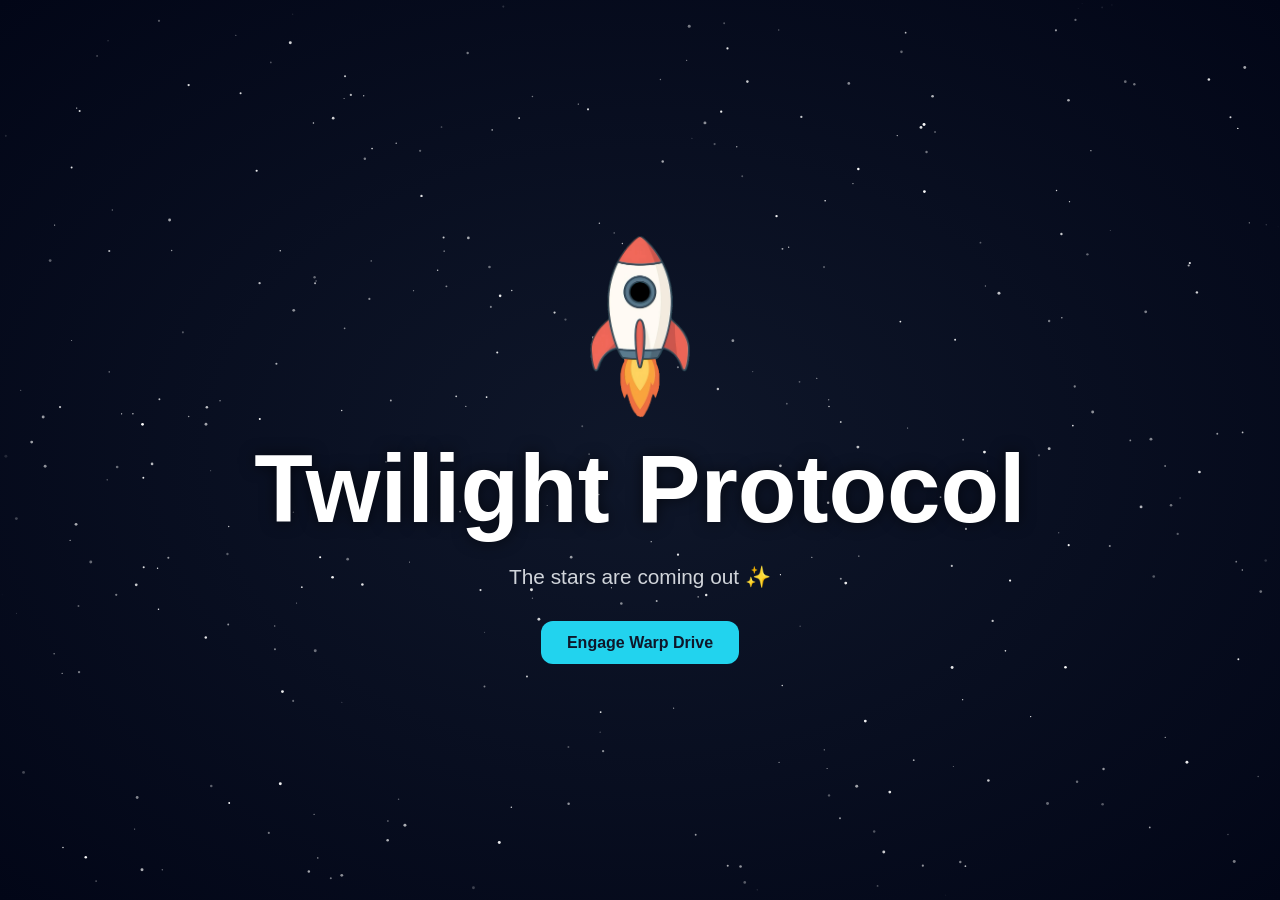
<file: index.html>
<!DOCTYPE html>
<html lang="en">
<head>
<meta charset="UTF-8">
<meta name="viewport" content="width=device-width, initial-scale=1.0">
<meta http-equiv="Cache-Control" content="no-cache, no-store, must-revalidate">
<meta http-equiv="Pragma" content="no-cache">
<meta http-equiv="Expires" content="0">
<title>Deep Space</title>
<link rel="stylesheet" href="style.css">
</head>
<body>

<canvas id="star-canvas"></canvas>

<div class="container" id="scene">
  <img id="rocket" src="rocket.png" alt="Rocket" onclick="spin()">
  <h1 id="headline">∞</h1>
  <p id="tagline">somewhere in the universe</p>
  <button>Engage Warp Drive</button>
</div>

<!-- Custom context menu -->
<div id="ctx-menu">
  <div onclick="ctxEject()">⏏ Eject Pilot</div>
  <div onclick="ctxRefuel()">⛽ Refuel</div>
  <div onclick="document.getElementById('ctx-menu').classList.remove('open')">✕ Cancel</div>
</div>

<canvas id="meteor-canvas"></canvas>

<div id="hyperspace-overlay">
  <canvas id="hyperspace-canvas"></canvas>
  <div id="hyperspace-text">
    <span class="hs-title">HYPERSPACE</span>
    <span class="hs-sub">jump drive engaged</span>
  </div>
</div>

<script src="script.js"></script>

</body>
</html>
</file>
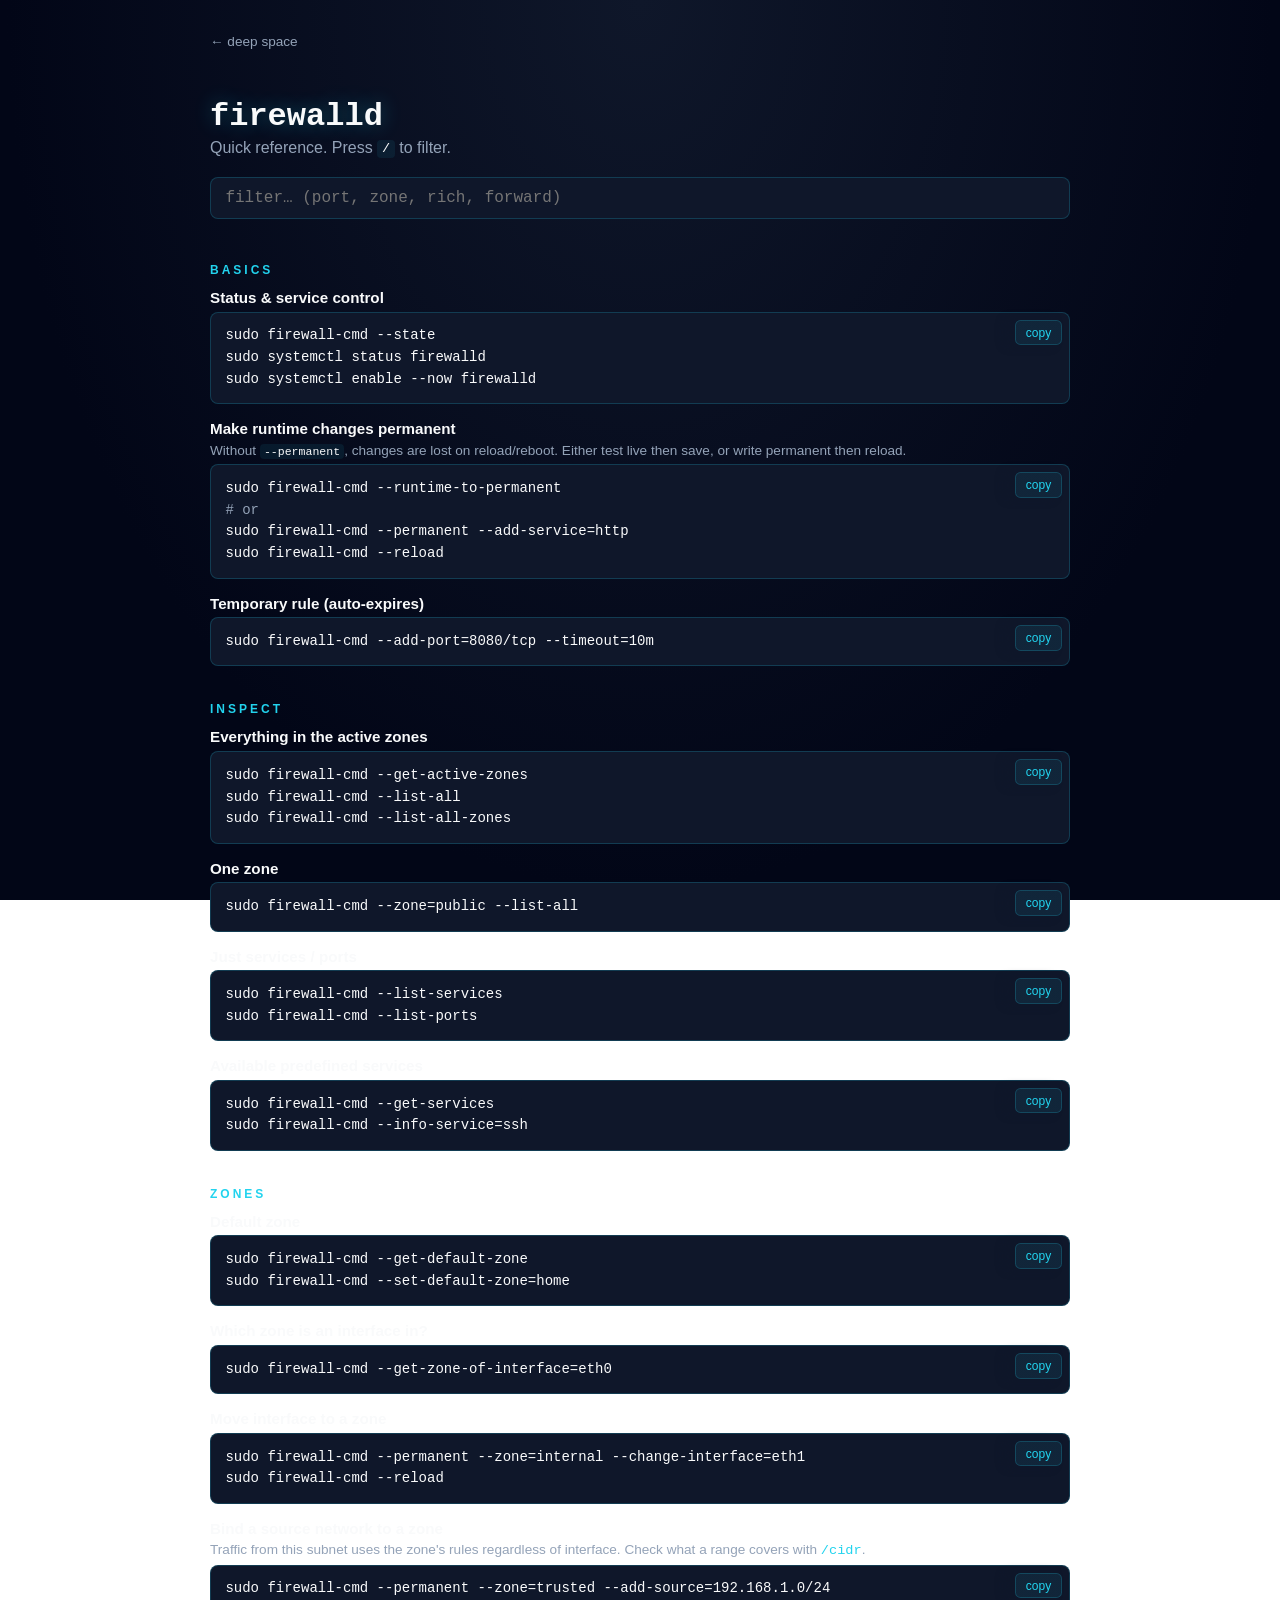
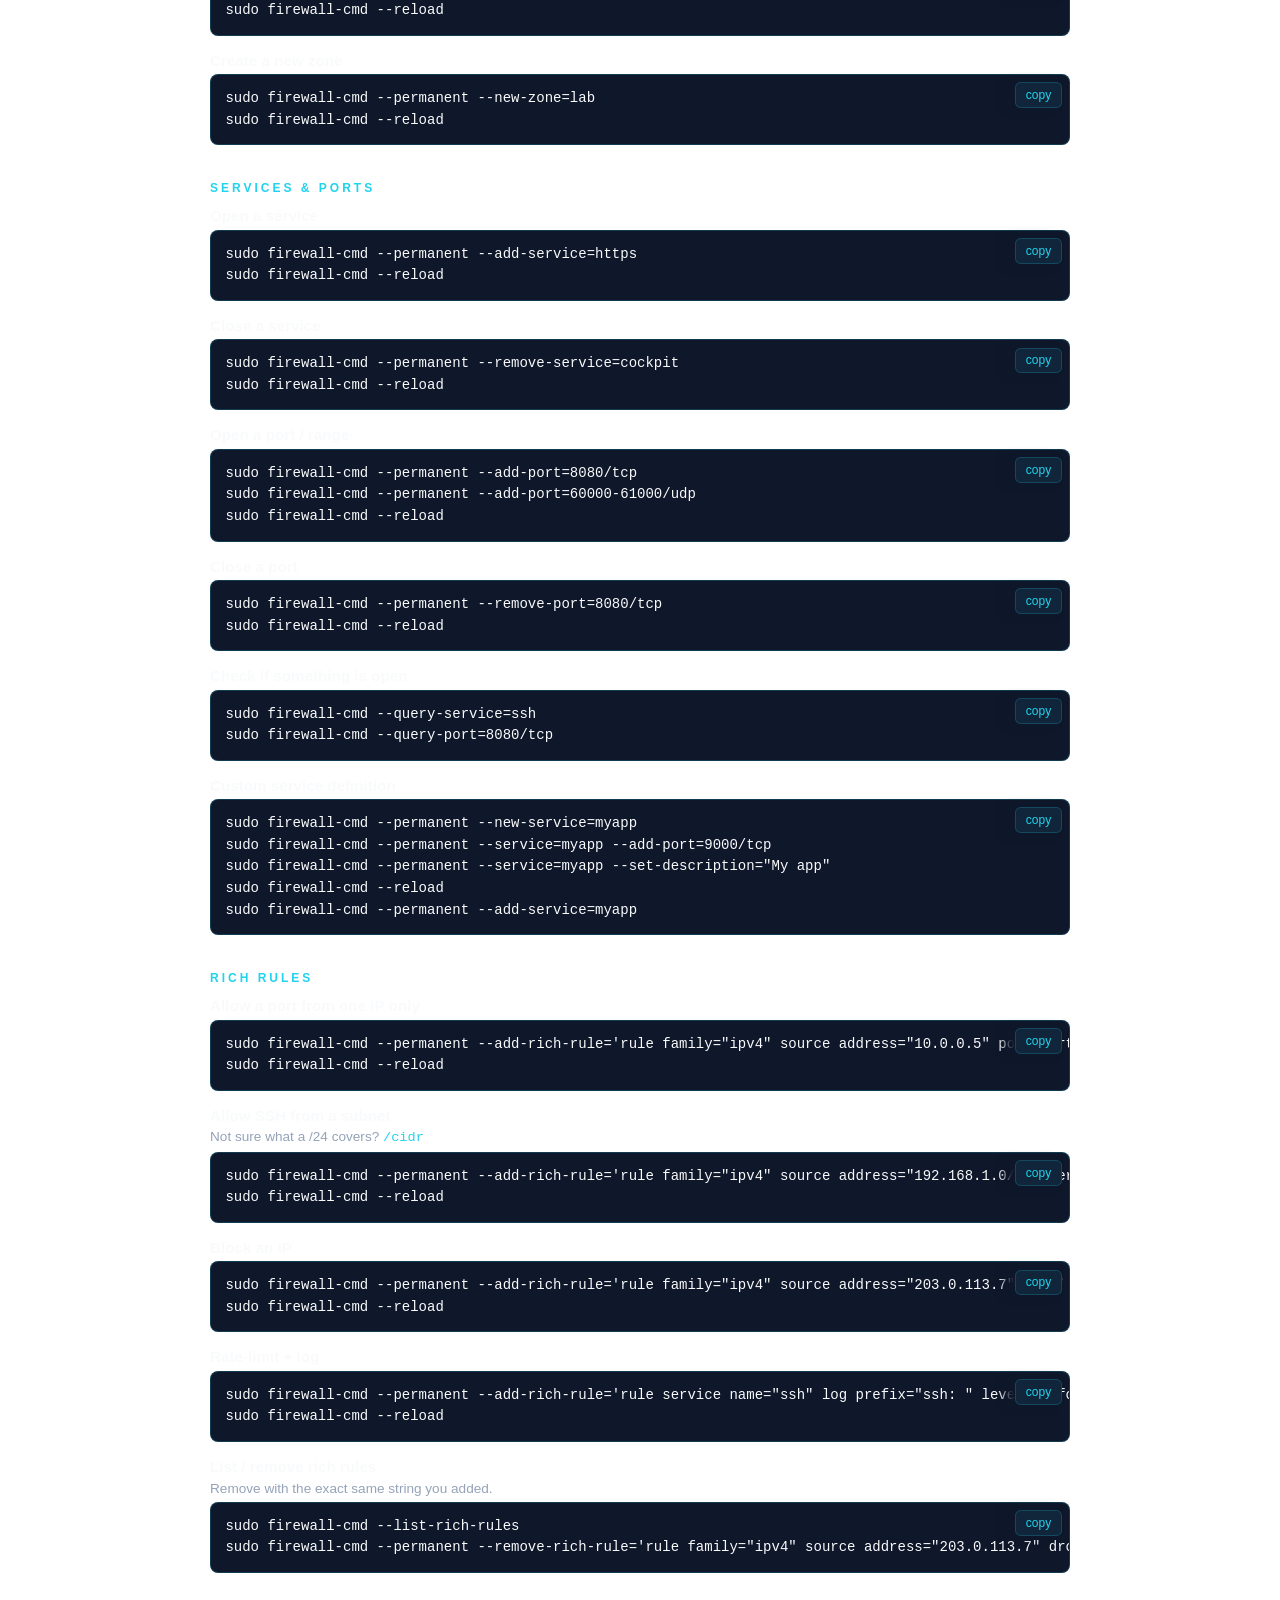
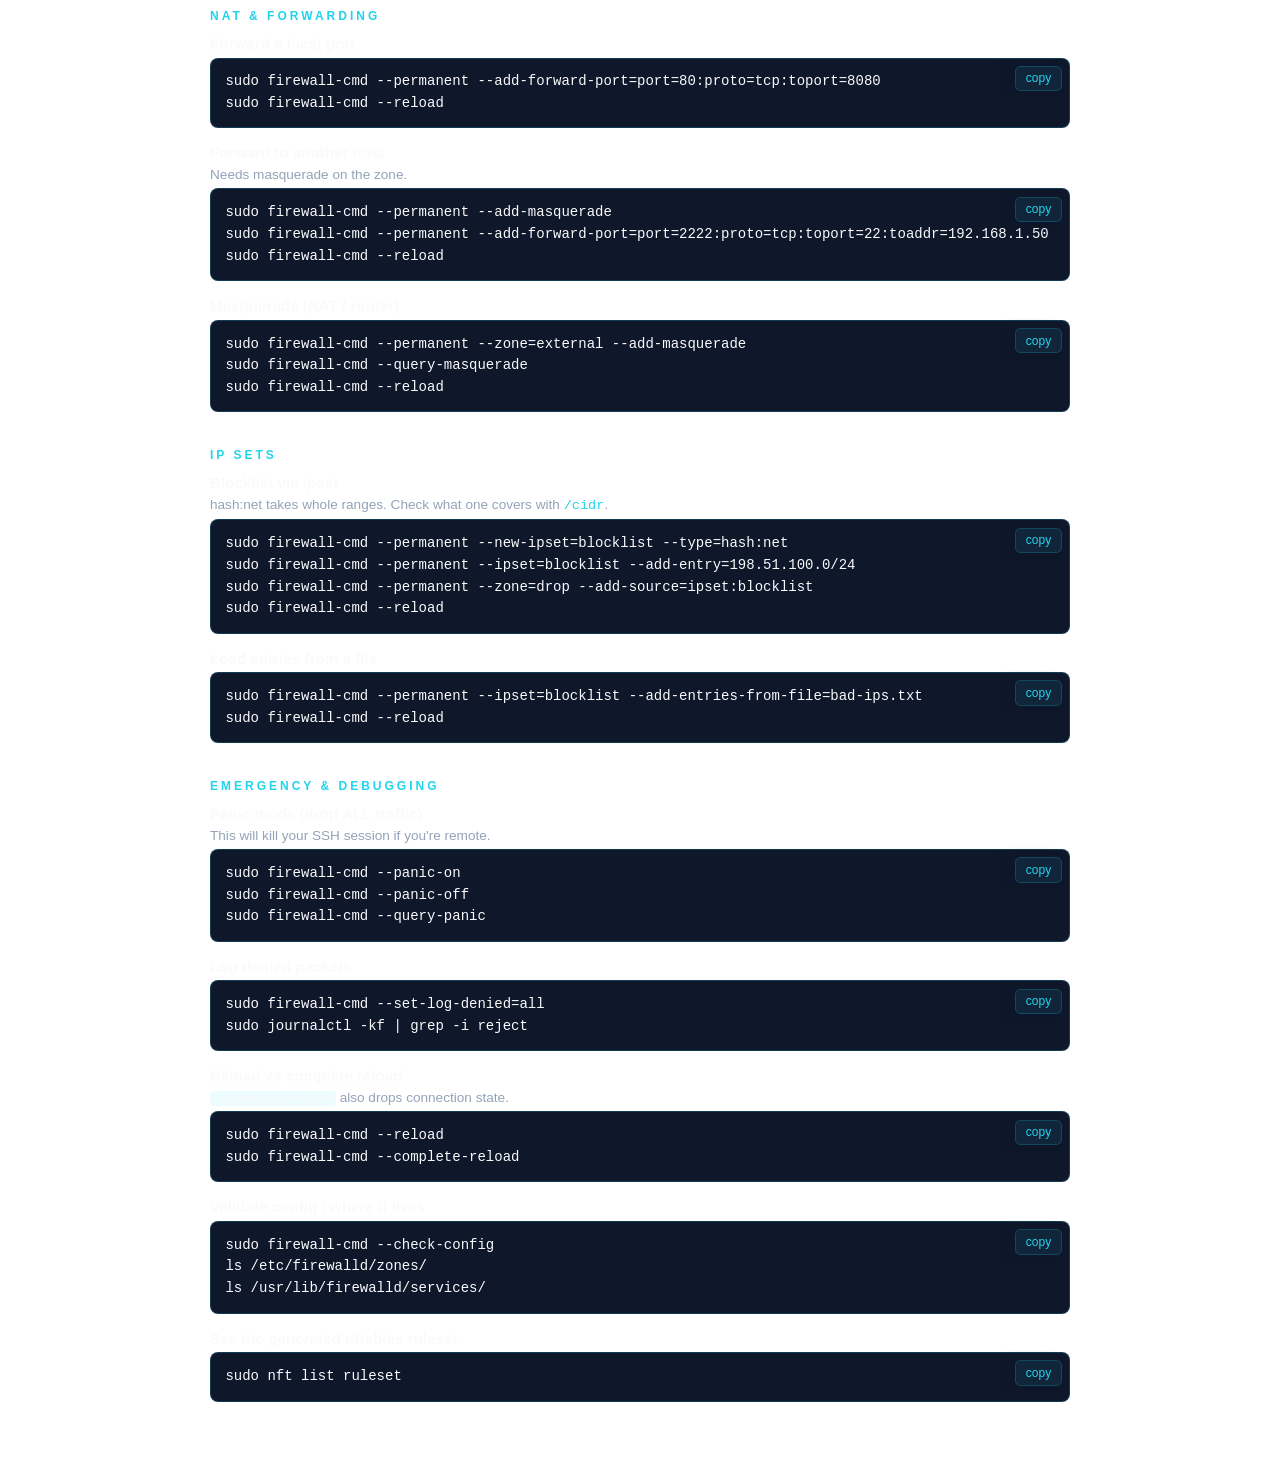
<file: firewalld.html>
<!DOCTYPE html>
<html lang="en">
<head>
<meta charset="UTF-8">
<meta name="viewport" content="width=device-width, initial-scale=1.0">
<title>firewalld cheat sheet</title>
<link rel="stylesheet" href="/cheatsheet.css">
</head>
<body>
<main>

<header>
  <a href="/">← deep space</a>
  <nav class="sheets"></nav>
  <h1>firewalld</h1>
  <p>Quick reference. Press <code class="inline">/</code> to filter.</p>
  <input id="filter" type="search" placeholder="filter… (port, zone, rich, forward)" autocomplete="off">
</header>

<section>
  <h2>Basics</h2>

  <div class="card">
    <h3>Status &amp; service control</h3>
    <div class="code"><pre>sudo firewall-cmd --state
sudo systemctl status firewalld
sudo systemctl enable --now firewalld</pre></div>
  </div>

  <div class="card">
    <h3>Make runtime changes permanent</h3>
    <p class="note">Without <code class="inline">--permanent</code>, changes are lost on reload/reboot. Either test live then save, or write permanent then reload.</p>
    <div class="code"><pre>sudo firewall-cmd --runtime-to-permanent
<span class="c"># or</span>
sudo firewall-cmd --permanent --add-service=http
sudo firewall-cmd --reload</pre></div>
  </div>

  <div class="card">
    <h3>Temporary rule (auto-expires)</h3>
    <div class="code"><pre>sudo firewall-cmd --add-port=8080/tcp --timeout=10m</pre></div>
  </div>
</section>

<section>
  <h2>Inspect</h2>

  <div class="card">
    <h3>Everything in the active zones</h3>
    <div class="code"><pre>sudo firewall-cmd --get-active-zones
sudo firewall-cmd --list-all
sudo firewall-cmd --list-all-zones</pre></div>
  </div>

  <div class="card">
    <h3>One zone</h3>
    <div class="code"><pre>sudo firewall-cmd --zone=public --list-all</pre></div>
  </div>

  <div class="card">
    <h3>Just services / ports</h3>
    <div class="code"><pre>sudo firewall-cmd --list-services
sudo firewall-cmd --list-ports</pre></div>
  </div>

  <div class="card">
    <h3>Available predefined services</h3>
    <div class="code"><pre>sudo firewall-cmd --get-services
sudo firewall-cmd --info-service=ssh</pre></div>
  </div>
</section>

<section>
  <h2>Zones</h2>

  <div class="card">
    <h3>Default zone</h3>
    <div class="code"><pre>sudo firewall-cmd --get-default-zone
sudo firewall-cmd --set-default-zone=home</pre></div>
  </div>

  <div class="card">
    <h3>Which zone is an interface in?</h3>
    <div class="code"><pre>sudo firewall-cmd --get-zone-of-interface=eth0</pre></div>
  </div>

  <div class="card">
    <h3>Move interface to a zone</h3>
    <div class="code"><pre>sudo firewall-cmd --permanent --zone=internal --change-interface=eth1
sudo firewall-cmd --reload</pre></div>
  </div>

  <div class="card">
    <h3>Bind a source network to a zone</h3>
    <p class="note">Traffic from this subnet uses the zone's rules regardless of interface. Check what a range covers with <a href="/tools#cidr">/cidr</a>.</p>
    <div class="code"><pre>sudo firewall-cmd --permanent --zone=trusted --add-source=192.168.1.0/24
sudo firewall-cmd --reload</pre></div>
  </div>

  <div class="card">
    <h3>Create a new zone</h3>
    <div class="code"><pre>sudo firewall-cmd --permanent --new-zone=lab
sudo firewall-cmd --reload</pre></div>
  </div>
</section>

<section>
  <h2>Services &amp; ports</h2>

  <div class="card">
    <h3>Open a service</h3>
    <div class="code"><pre>sudo firewall-cmd --permanent --add-service=https
sudo firewall-cmd --reload</pre></div>
  </div>

  <div class="card">
    <h3>Close a service</h3>
    <div class="code"><pre>sudo firewall-cmd --permanent --remove-service=cockpit
sudo firewall-cmd --reload</pre></div>
  </div>

  <div class="card">
    <h3>Open a port / range</h3>
    <div class="code"><pre>sudo firewall-cmd --permanent --add-port=8080/tcp
sudo firewall-cmd --permanent --add-port=60000-61000/udp
sudo firewall-cmd --reload</pre></div>
  </div>

  <div class="card">
    <h3>Close a port</h3>
    <div class="code"><pre>sudo firewall-cmd --permanent --remove-port=8080/tcp
sudo firewall-cmd --reload</pre></div>
  </div>

  <div class="card">
    <h3>Check if something is open</h3>
    <div class="code"><pre>sudo firewall-cmd --query-service=ssh
sudo firewall-cmd --query-port=8080/tcp</pre></div>
  </div>

  <div class="card">
    <h3>Custom service definition</h3>
    <div class="code"><pre>sudo firewall-cmd --permanent --new-service=myapp
sudo firewall-cmd --permanent --service=myapp --add-port=9000/tcp
sudo firewall-cmd --permanent --service=myapp --set-description="My app"
sudo firewall-cmd --reload
sudo firewall-cmd --permanent --add-service=myapp</pre></div>
  </div>
</section>

<section>
  <h2>Rich rules</h2>

  <div class="card">
    <h3>Allow a port from one IP only</h3>
    <div class="code"><pre>sudo firewall-cmd --permanent --add-rich-rule='rule family="ipv4" source address="10.0.0.5" port port="5432" protocol="tcp" accept'
sudo firewall-cmd --reload</pre></div>
  </div>

  <div class="card">
    <h3>Allow SSH from a subnet</h3>
    <p class="note">Not sure what a /24 covers? <a href="/tools#cidr">/cidr</a></p>
    <div class="code"><pre>sudo firewall-cmd --permanent --add-rich-rule='rule family="ipv4" source address="192.168.1.0/24" service name="ssh" accept'
sudo firewall-cmd --reload</pre></div>
  </div>

  <div class="card">
    <h3>Block an IP</h3>
    <div class="code"><pre>sudo firewall-cmd --permanent --add-rich-rule='rule family="ipv4" source address="203.0.113.7" drop'
sudo firewall-cmd --reload</pre></div>
  </div>

  <div class="card">
    <h3>Rate-limit + log</h3>
    <div class="code"><pre>sudo firewall-cmd --permanent --add-rich-rule='rule service name="ssh" log prefix="ssh: " level="info" limit value="3/m" accept'
sudo firewall-cmd --reload</pre></div>
  </div>

  <div class="card">
    <h3>List / remove rich rules</h3>
    <p class="note">Remove with the exact same string you added.</p>
    <div class="code"><pre>sudo firewall-cmd --list-rich-rules
sudo firewall-cmd --permanent --remove-rich-rule='rule family="ipv4" source address="203.0.113.7" drop'</pre></div>
  </div>
</section>

<section>
  <h2>NAT &amp; forwarding</h2>

  <div class="card">
    <h3>Forward a local port</h3>
    <div class="code"><pre>sudo firewall-cmd --permanent --add-forward-port=port=80:proto=tcp:toport=8080
sudo firewall-cmd --reload</pre></div>
  </div>

  <div class="card">
    <h3>Forward to another host</h3>
    <p class="note">Needs masquerade on the zone.</p>
    <div class="code"><pre>sudo firewall-cmd --permanent --add-masquerade
sudo firewall-cmd --permanent --add-forward-port=port=2222:proto=tcp:toport=22:toaddr=192.168.1.50
sudo firewall-cmd --reload</pre></div>
  </div>

  <div class="card">
    <h3>Masquerade (NAT / router)</h3>
    <div class="code"><pre>sudo firewall-cmd --permanent --zone=external --add-masquerade
sudo firewall-cmd --query-masquerade
sudo firewall-cmd --reload</pre></div>
  </div>
</section>

<section>
  <h2>IP sets</h2>

  <div class="card">
    <h3>Blocklist via ipset</h3>
    <p class="note">hash:net takes whole ranges. Check what one covers with <a href="/tools#cidr">/cidr</a>.</p>
    <div class="code"><pre>sudo firewall-cmd --permanent --new-ipset=blocklist --type=hash:net
sudo firewall-cmd --permanent --ipset=blocklist --add-entry=198.51.100.0/24
sudo firewall-cmd --permanent --zone=drop --add-source=ipset:blocklist
sudo firewall-cmd --reload</pre></div>
  </div>

  <div class="card">
    <h3>Load entries from a file</h3>
    <div class="code"><pre>sudo firewall-cmd --permanent --ipset=blocklist --add-entries-from-file=bad-ips.txt
sudo firewall-cmd --reload</pre></div>
  </div>
</section>

<section>
  <h2>Emergency &amp; debugging</h2>

  <div class="card">
    <h3>Panic mode (drop ALL traffic)</h3>
    <p class="note">This will kill your SSH session if you're remote.</p>
    <div class="code"><pre>sudo firewall-cmd --panic-on
sudo firewall-cmd --panic-off
sudo firewall-cmd --query-panic</pre></div>
  </div>

  <div class="card">
    <h3>Log denied packets</h3>
    <div class="code"><pre>sudo firewall-cmd --set-log-denied=all
sudo journalctl -kf | grep -i reject</pre></div>
  </div>

  <div class="card">
    <h3>Reload vs complete reload</h3>
    <p class="note"><code class="inline">--complete-reload</code> also drops connection state.</p>
    <div class="code"><pre>sudo firewall-cmd --reload
sudo firewall-cmd --complete-reload</pre></div>
  </div>

  <div class="card">
    <h3>Validate config / where it lives</h3>
    <div class="code"><pre>sudo firewall-cmd --check-config
ls /etc/firewalld/zones/
ls /usr/lib/firewalld/services/</pre></div>
  </div>

  <div class="card">
    <h3>See the generated nftables ruleset</h3>
    <div class="code"><pre>sudo nft list ruleset</pre></div>
  </div>
</section>

<p id="empty" hidden>Nothing matches.</p>

</main>

<script src="/cheatsheet.js"></script>

</body>
</html>
</file>
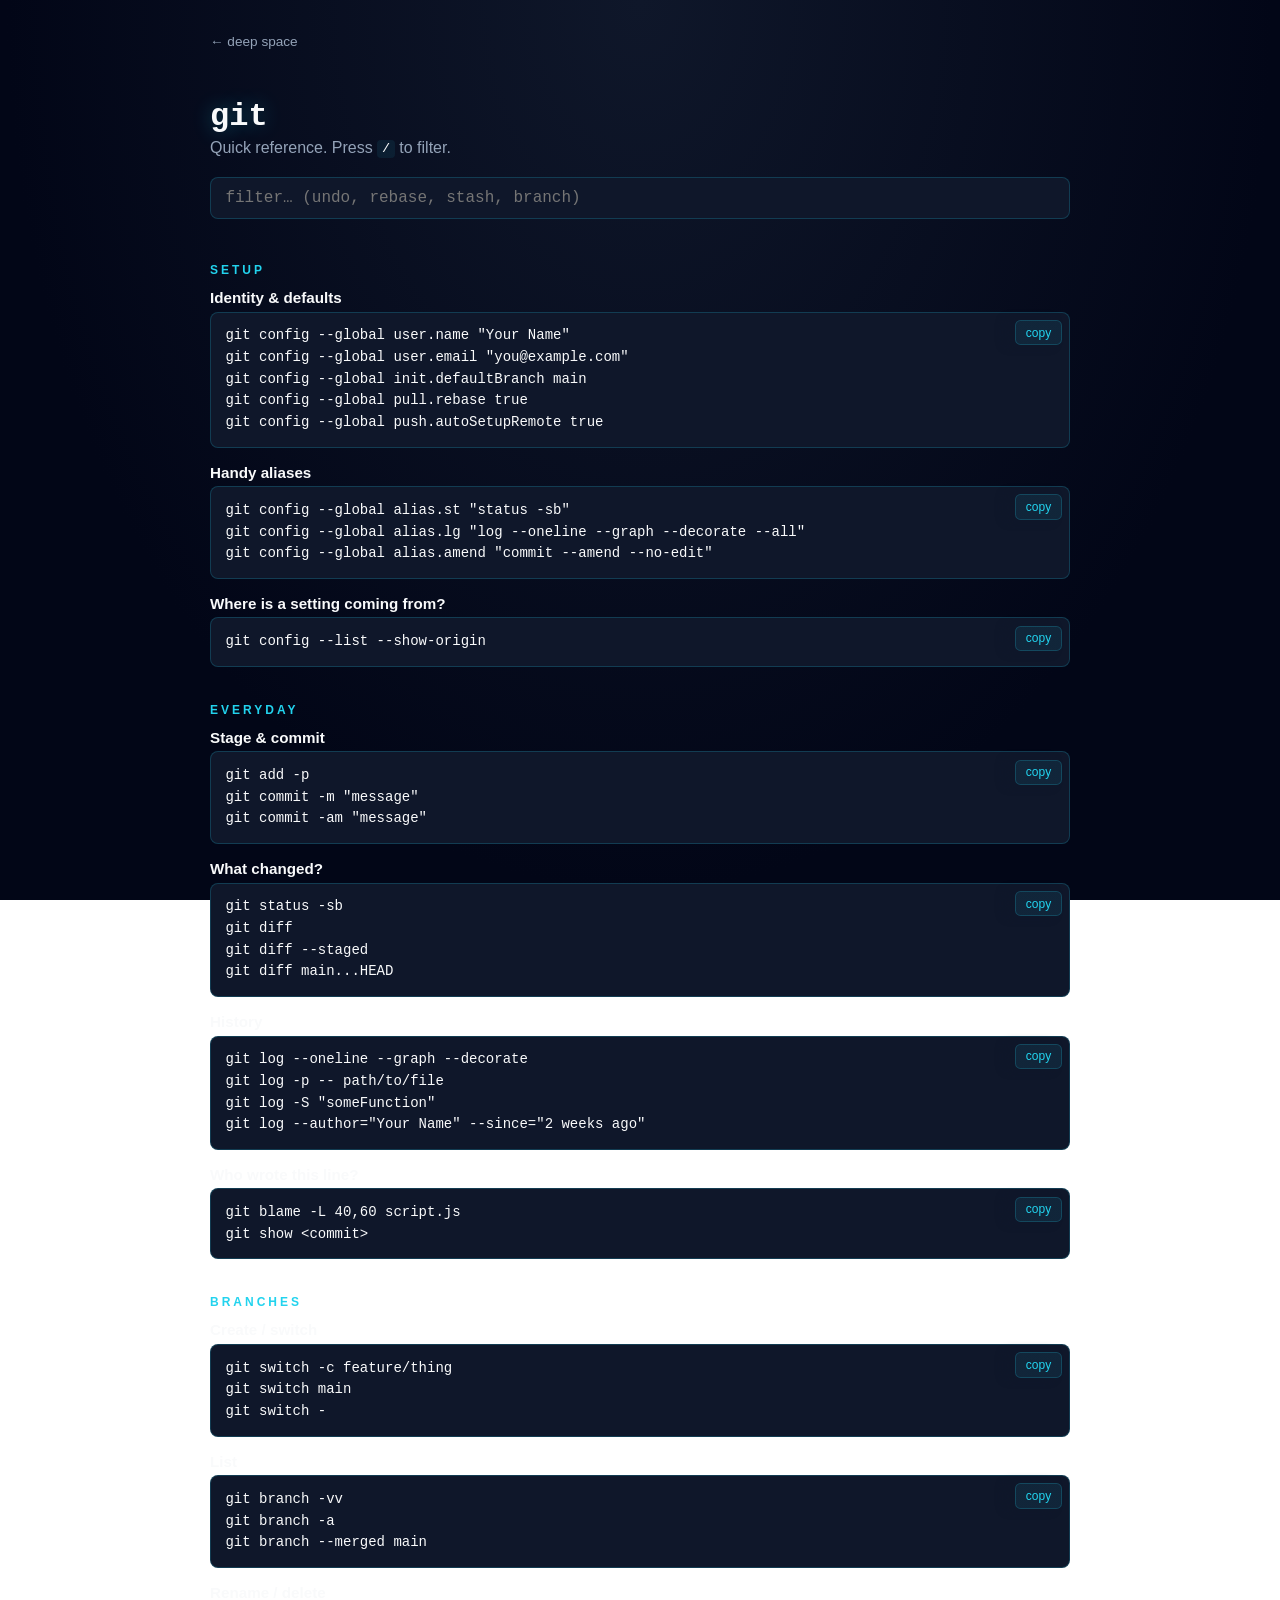
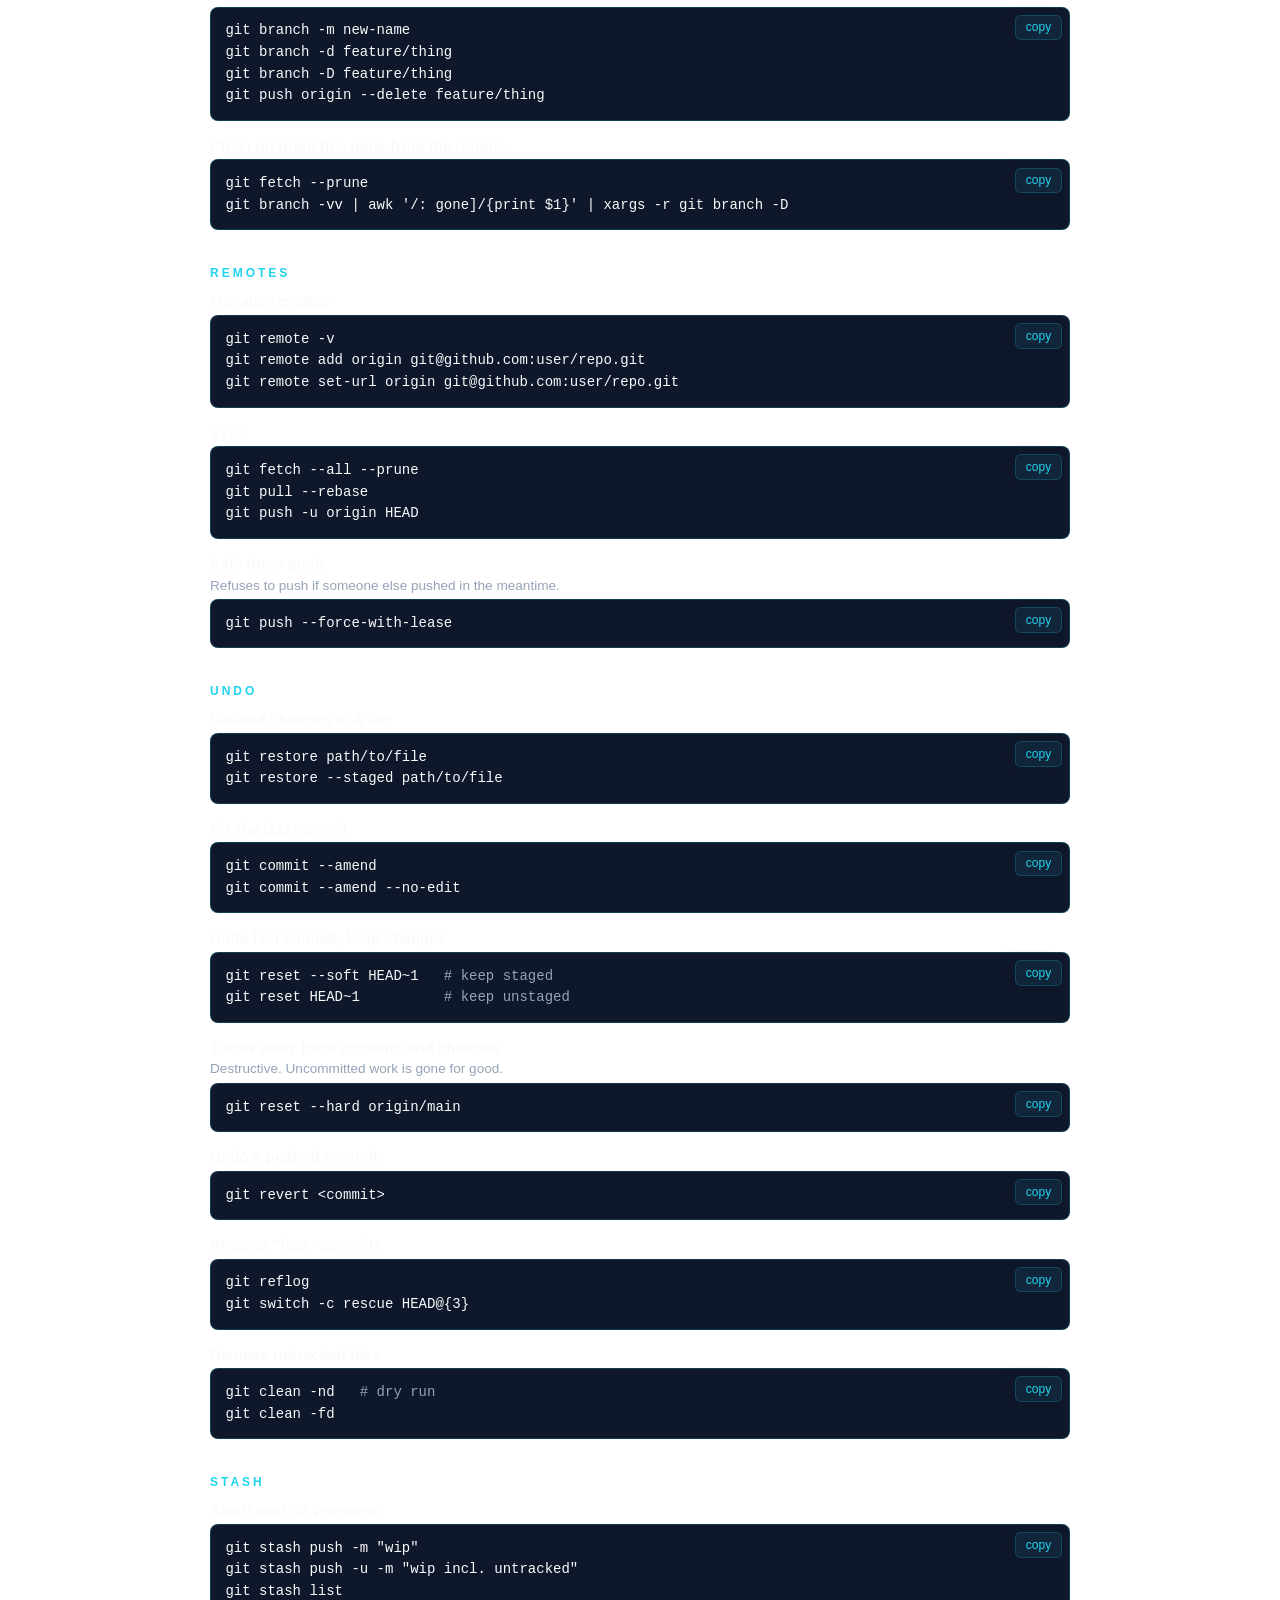
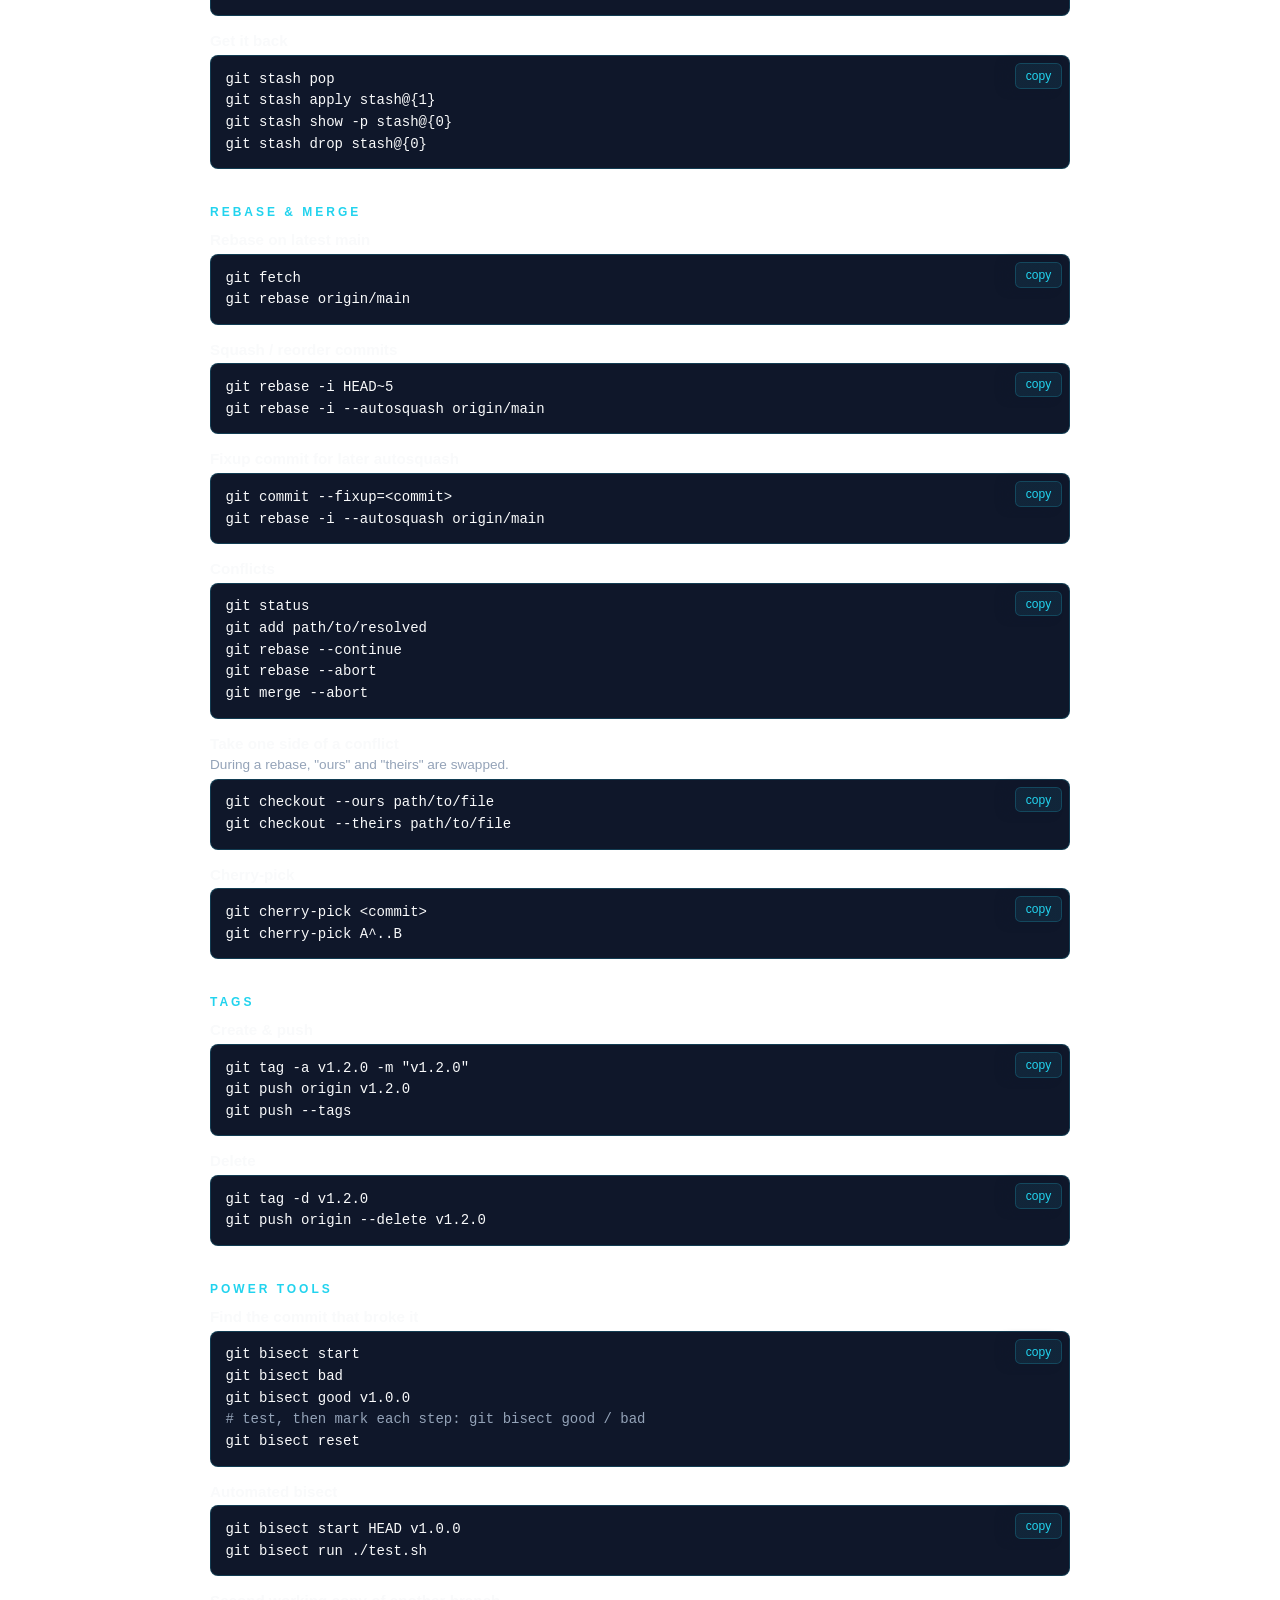
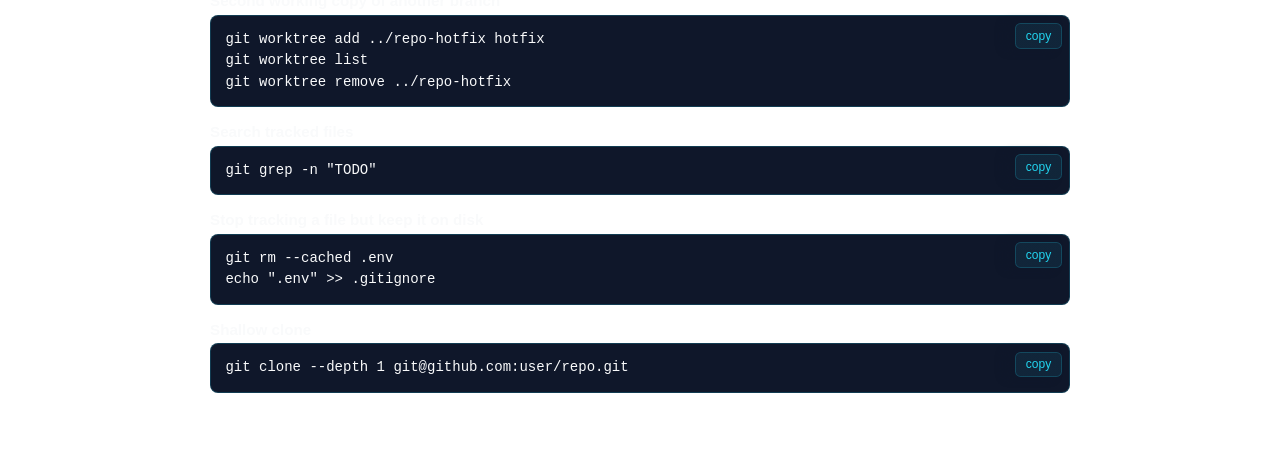
<file: git.html>
<!DOCTYPE html>
<html lang="en">
<head>
<meta charset="UTF-8">
<meta name="viewport" content="width=device-width, initial-scale=1.0">
<title>git cheat sheet</title>
<link rel="stylesheet" href="/cheatsheet.css">
</head>
<body>
<main>

<header>
  <a href="/">← deep space</a>
  <nav class="sheets"></nav>
  <h1>git</h1>
  <p>Quick reference. Press <code class="inline">/</code> to filter.</p>
  <input id="filter" type="search" placeholder="filter… (undo, rebase, stash, branch)" autocomplete="off">
</header>

<section>
  <h2>Setup</h2>

  <div class="card">
    <h3>Identity &amp; defaults</h3>
    <div class="code"><pre>git config --global user.name "Your Name"
git config --global user.email "you@example.com"
git config --global init.defaultBranch main
git config --global pull.rebase true
git config --global push.autoSetupRemote true</pre></div>
  </div>

  <div class="card">
    <h3>Handy aliases</h3>
    <div class="code"><pre>git config --global alias.st "status -sb"
git config --global alias.lg "log --oneline --graph --decorate --all"
git config --global alias.amend "commit --amend --no-edit"</pre></div>
  </div>

  <div class="card">
    <h3>Where is a setting coming from?</h3>
    <div class="code"><pre>git config --list --show-origin</pre></div>
  </div>
</section>

<section>
  <h2>Everyday</h2>

  <div class="card">
    <h3>Stage &amp; commit</h3>
    <div class="code"><pre>git add -p
git commit -m "message"
git commit -am "message"</pre></div>
  </div>

  <div class="card">
    <h3>What changed?</h3>
    <div class="code"><pre>git status -sb
git diff
git diff --staged
git diff main...HEAD</pre></div>
  </div>

  <div class="card">
    <h3>History</h3>
    <div class="code"><pre>git log --oneline --graph --decorate
git log -p -- path/to/file
git log -S "someFunction"
git log --author="Your Name" --since="2 weeks ago"</pre></div>
  </div>

  <div class="card">
    <h3>Who wrote this line?</h3>
    <div class="code"><pre>git blame -L 40,60 script.js
git show &lt;commit&gt;</pre></div>
  </div>
</section>

<section>
  <h2>Branches</h2>

  <div class="card">
    <h3>Create / switch</h3>
    <div class="code"><pre>git switch -c feature/thing
git switch main
git switch -</pre></div>
  </div>

  <div class="card">
    <h3>List</h3>
    <div class="code"><pre>git branch -vv
git branch -a
git branch --merged main</pre></div>
  </div>

  <div class="card">
    <h3>Rename / delete</h3>
    <div class="code"><pre>git branch -m new-name
git branch -d feature/thing
git branch -D feature/thing
git push origin --delete feature/thing</pre></div>
  </div>

  <div class="card">
    <h3>Clean up branches gone from the remote</h3>
    <div class="code"><pre>git fetch --prune
git branch -vv | awk '/: gone]/{print $1}' | xargs -r git branch -D</pre></div>
  </div>
</section>

<section>
  <h2>Remotes</h2>

  <div class="card">
    <h3>Manage remotes</h3>
    <div class="code"><pre>git remote -v
git remote add origin git@github.com:user/repo.git
git remote set-url origin git@github.com:user/repo.git</pre></div>
  </div>

  <div class="card">
    <h3>Sync</h3>
    <div class="code"><pre>git fetch --all --prune
git pull --rebase
git push -u origin HEAD</pre></div>
  </div>

  <div class="card">
    <h3>Safe force push</h3>
    <p class="note">Refuses to push if someone else pushed in the meantime.</p>
    <div class="code"><pre>git push --force-with-lease</pre></div>
  </div>
</section>

<section>
  <h2>Undo</h2>

  <div class="card">
    <h3>Discard changes to a file</h3>
    <div class="code"><pre>git restore path/to/file
git restore --staged path/to/file</pre></div>
  </div>

  <div class="card">
    <h3>Fix the last commit</h3>
    <div class="code"><pre>git commit --amend
git commit --amend --no-edit</pre></div>
  </div>

  <div class="card">
    <h3>Undo last commit, keep changes</h3>
    <div class="code"><pre>git reset --soft HEAD~1   <span class="c"># keep staged</span>
git reset HEAD~1          <span class="c"># keep unstaged</span></pre></div>
  </div>

  <div class="card">
    <h3>Throw away local commits and changes</h3>
    <p class="note">Destructive. Uncommitted work is gone for good.</p>
    <div class="code"><pre>git reset --hard origin/main</pre></div>
  </div>

  <div class="card">
    <h3>Undo a pushed commit</h3>
    <div class="code"><pre>git revert &lt;commit&gt;</pre></div>
  </div>

  <div class="card">
    <h3>Recover "lost" commits</h3>
    <div class="code"><pre>git reflog
git switch -c rescue HEAD@{3}</pre></div>
  </div>

  <div class="card">
    <h3>Remove untracked files</h3>
    <div class="code"><pre>git clean -nd   <span class="c"># dry run</span>
git clean -fd</pre></div>
  </div>
</section>

<section>
  <h2>Stash</h2>

  <div class="card">
    <h3>Stash work in progress</h3>
    <div class="code"><pre>git stash push -m "wip"
git stash push -u -m "wip incl. untracked"
git stash list</pre></div>
  </div>

  <div class="card">
    <h3>Get it back</h3>
    <div class="code"><pre>git stash pop
git stash apply stash@{1}
git stash show -p stash@{0}
git stash drop stash@{0}</pre></div>
  </div>
</section>

<section>
  <h2>Rebase &amp; merge</h2>

  <div class="card">
    <h3>Rebase on latest main</h3>
    <div class="code"><pre>git fetch
git rebase origin/main</pre></div>
  </div>

  <div class="card">
    <h3>Squash / reorder commits</h3>
    <div class="code"><pre>git rebase -i HEAD~5
git rebase -i --autosquash origin/main</pre></div>
  </div>

  <div class="card">
    <h3>Fixup commit for later autosquash</h3>
    <div class="code"><pre>git commit --fixup=&lt;commit&gt;
git rebase -i --autosquash origin/main</pre></div>
  </div>

  <div class="card">
    <h3>Conflicts</h3>
    <div class="code"><pre>git status
git add path/to/resolved
git rebase --continue
git rebase --abort
git merge --abort</pre></div>
  </div>

  <div class="card">
    <h3>Take one side of a conflict</h3>
    <p class="note">During a rebase, "ours" and "theirs" are swapped.</p>
    <div class="code"><pre>git checkout --ours path/to/file
git checkout --theirs path/to/file</pre></div>
  </div>

  <div class="card">
    <h3>Cherry-pick</h3>
    <div class="code"><pre>git cherry-pick &lt;commit&gt;
git cherry-pick A^..B</pre></div>
  </div>
</section>

<section>
  <h2>Tags</h2>

  <div class="card">
    <h3>Create &amp; push</h3>
    <div class="code"><pre>git tag -a v1.2.0 -m "v1.2.0"
git push origin v1.2.0
git push --tags</pre></div>
  </div>

  <div class="card">
    <h3>Delete</h3>
    <div class="code"><pre>git tag -d v1.2.0
git push origin --delete v1.2.0</pre></div>
  </div>
</section>

<section>
  <h2>Power tools</h2>

  <div class="card">
    <h3>Find the commit that broke it</h3>
    <div class="code"><pre>git bisect start
git bisect bad
git bisect good v1.0.0
<span class="c"># test, then mark each step: git bisect good / bad</span>
git bisect reset</pre></div>
  </div>

  <div class="card">
    <h3>Automated bisect</h3>
    <div class="code"><pre>git bisect start HEAD v1.0.0
git bisect run ./test.sh</pre></div>
  </div>

  <div class="card">
    <h3>Second working copy of another branch</h3>
    <div class="code"><pre>git worktree add ../repo-hotfix hotfix
git worktree list
git worktree remove ../repo-hotfix</pre></div>
  </div>

  <div class="card">
    <h3>Search tracked files</h3>
    <div class="code"><pre>git grep -n "TODO"</pre></div>
  </div>

  <div class="card">
    <h3>Stop tracking a file but keep it on disk</h3>
    <div class="code"><pre>git rm --cached .env
echo ".env" &gt;&gt; .gitignore</pre></div>
  </div>

  <div class="card">
    <h3>Shallow clone</h3>
    <div class="code"><pre>git clone --depth 1 git@github.com:user/repo.git</pre></div>
  </div>
</section>

<p id="empty" hidden>Nothing matches.</p>

</main>

<script src="/cheatsheet.js"></script>

</body>
</html>
</file>
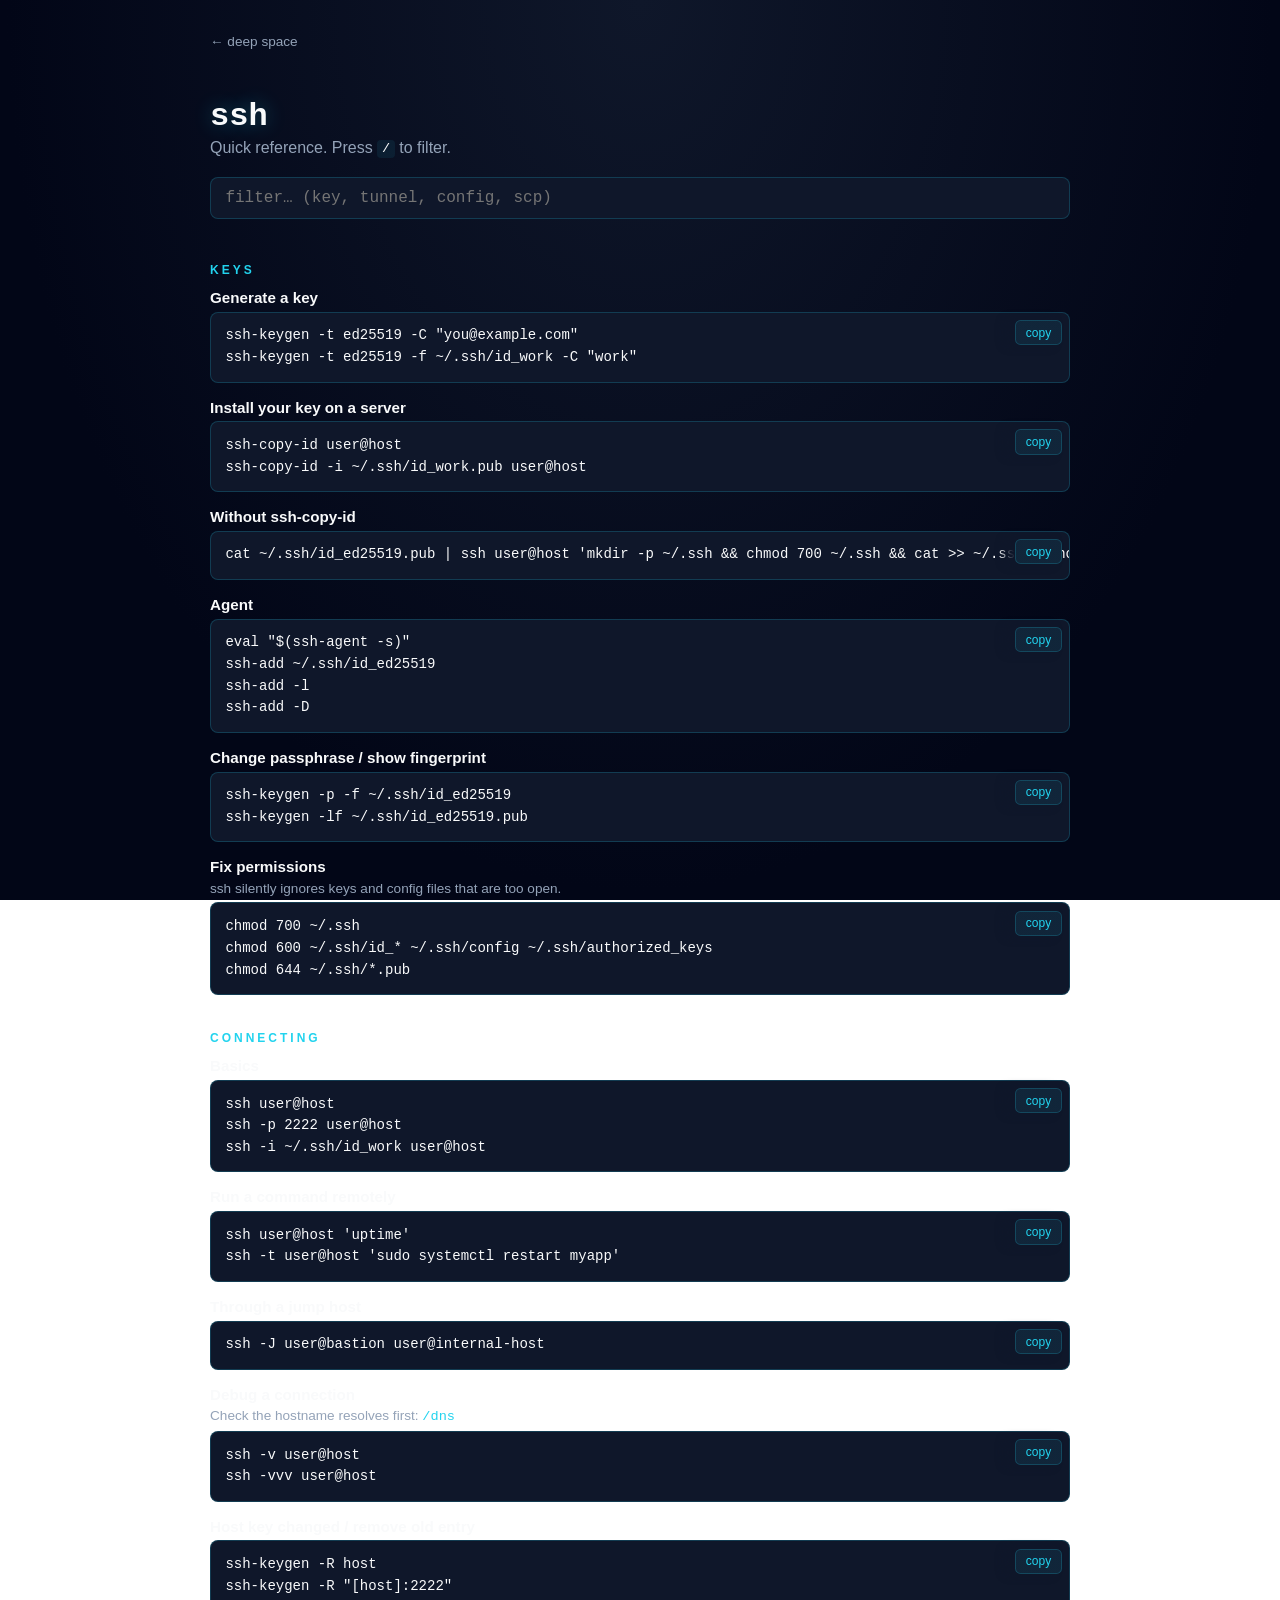
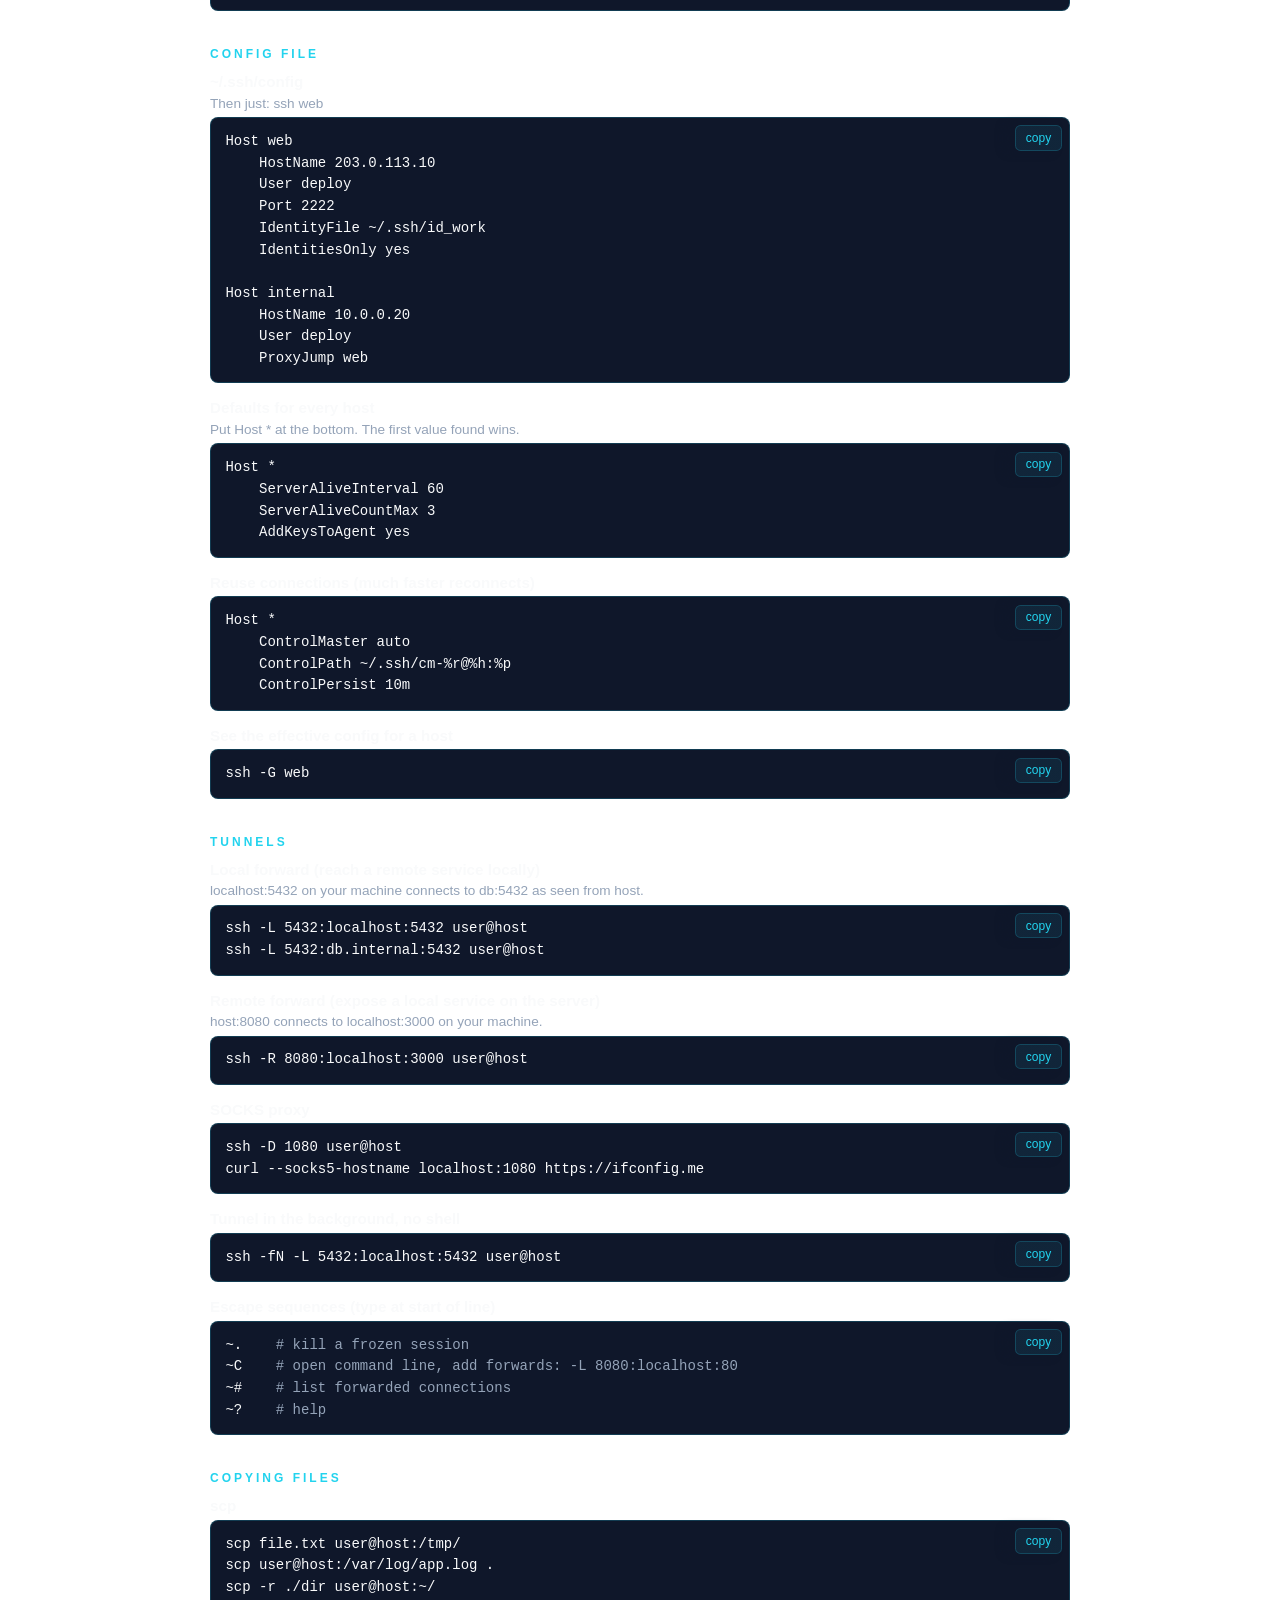
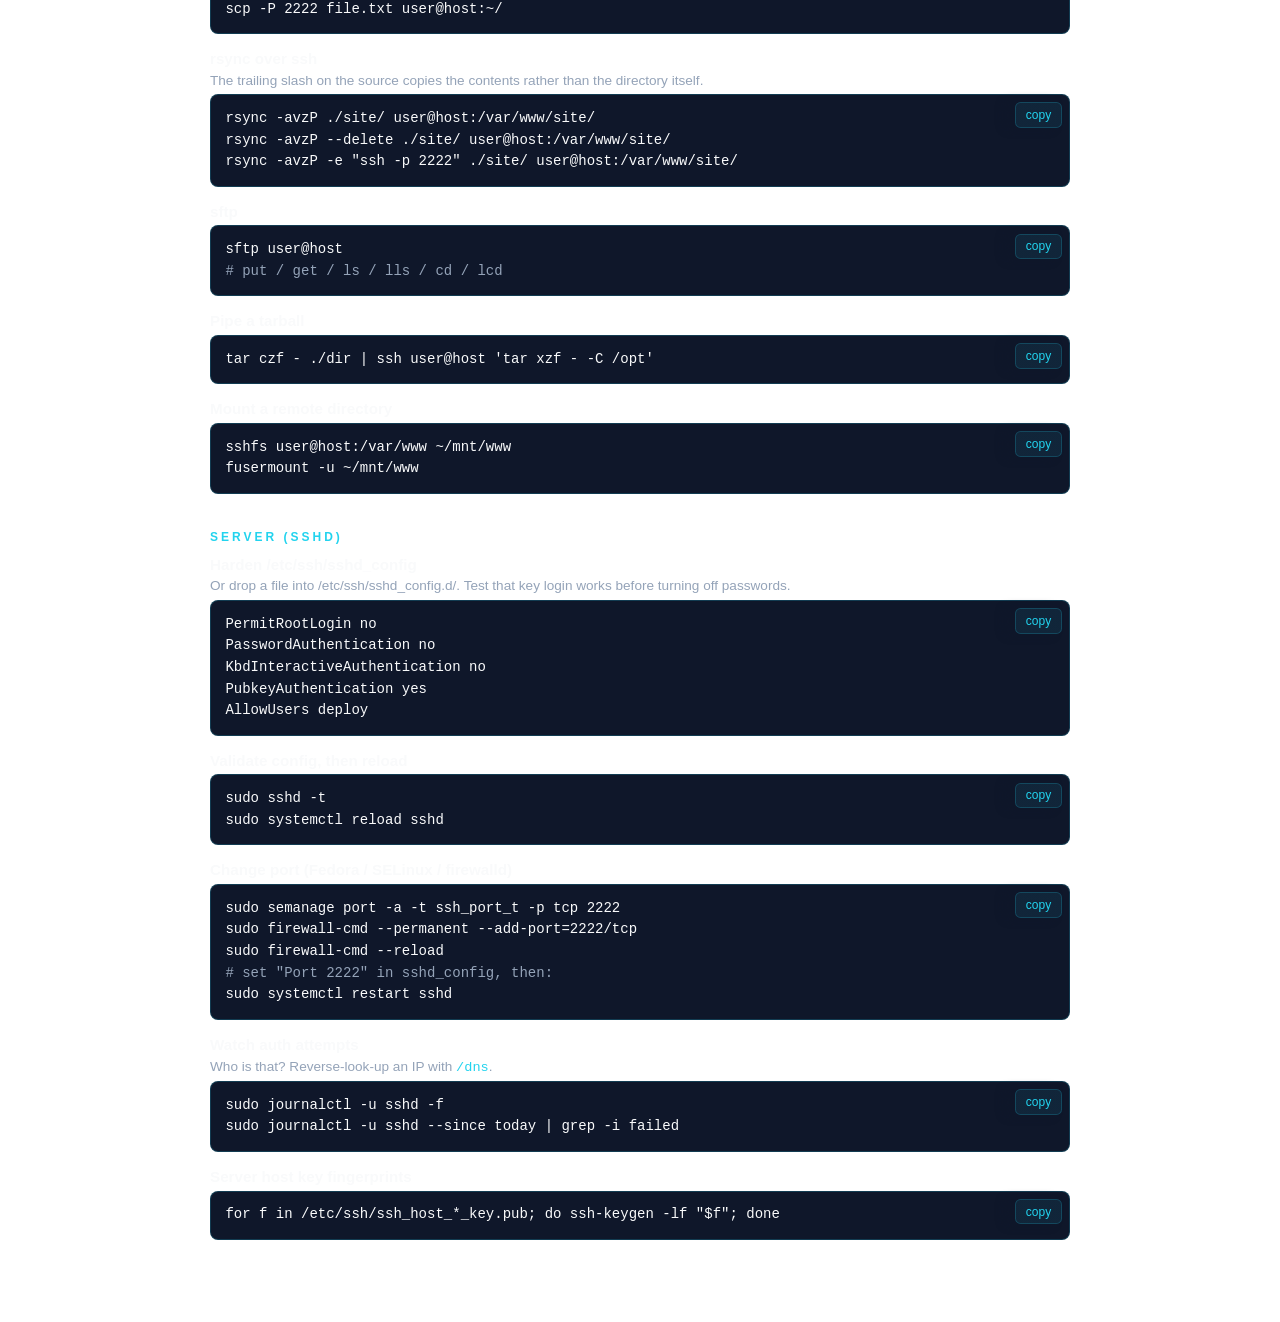
<file: ssh.html>
<!DOCTYPE html>
<html lang="en">
<head>
<meta charset="UTF-8">
<meta name="viewport" content="width=device-width, initial-scale=1.0">
<title>ssh cheat sheet</title>
<link rel="stylesheet" href="/cheatsheet.css">
</head>
<body>
<main>

<header>
  <a href="/">← deep space</a>
  <nav class="sheets"></nav>
  <h1>ssh</h1>
  <p>Quick reference. Press <code class="inline">/</code> to filter.</p>
  <input id="filter" type="search" placeholder="filter… (key, tunnel, config, scp)" autocomplete="off">
</header>

<section>
  <h2>Keys</h2>

  <div class="card">
    <h3>Generate a key</h3>
    <div class="code"><pre>ssh-keygen -t ed25519 -C "you@example.com"
ssh-keygen -t ed25519 -f ~/.ssh/id_work -C "work"</pre></div>
  </div>

  <div class="card">
    <h3>Install your key on a server</h3>
    <div class="code"><pre>ssh-copy-id user@host
ssh-copy-id -i ~/.ssh/id_work.pub user@host</pre></div>
  </div>

  <div class="card">
    <h3>Without ssh-copy-id</h3>
    <div class="code"><pre>cat ~/.ssh/id_ed25519.pub | ssh user@host 'mkdir -p ~/.ssh &amp;&amp; chmod 700 ~/.ssh &amp;&amp; cat &gt;&gt; ~/.ssh/authorized_keys &amp;&amp; chmod 600 ~/.ssh/authorized_keys'</pre></div>
  </div>

  <div class="card">
    <h3>Agent</h3>
    <div class="code"><pre>eval "$(ssh-agent -s)"
ssh-add ~/.ssh/id_ed25519
ssh-add -l
ssh-add -D</pre></div>
  </div>

  <div class="card">
    <h3>Change passphrase / show fingerprint</h3>
    <div class="code"><pre>ssh-keygen -p -f ~/.ssh/id_ed25519
ssh-keygen -lf ~/.ssh/id_ed25519.pub</pre></div>
  </div>

  <div class="card">
    <h3>Fix permissions</h3>
    <p class="note">ssh silently ignores keys and config files that are too open.</p>
    <div class="code"><pre>chmod 700 ~/.ssh
chmod 600 ~/.ssh/id_* ~/.ssh/config ~/.ssh/authorized_keys
chmod 644 ~/.ssh/*.pub</pre></div>
  </div>
</section>

<section>
  <h2>Connecting</h2>

  <div class="card">
    <h3>Basics</h3>
    <div class="code"><pre>ssh user@host
ssh -p 2222 user@host
ssh -i ~/.ssh/id_work user@host</pre></div>
  </div>

  <div class="card">
    <h3>Run a command remotely</h3>
    <div class="code"><pre>ssh user@host 'uptime'
ssh -t user@host 'sudo systemctl restart myapp'</pre></div>
  </div>

  <div class="card">
    <h3>Through a jump host</h3>
    <div class="code"><pre>ssh -J user@bastion user@internal-host</pre></div>
  </div>

  <div class="card">
    <h3>Debug a connection</h3>
    <p class="note">Check the hostname resolves first: <a href="/tools#dns">/dns</a></p>
    <div class="code"><pre>ssh -v user@host
ssh -vvv user@host</pre></div>
  </div>

  <div class="card">
    <h3>Host key changed / remove old entry</h3>
    <div class="code"><pre>ssh-keygen -R host
ssh-keygen -R "[host]:2222"</pre></div>
  </div>
</section>

<section>
  <h2>Config file</h2>

  <div class="card">
    <h3>~/.ssh/config</h3>
    <p class="note">Then just: ssh web</p>
    <div class="code"><pre>Host web
    HostName 203.0.113.10
    User deploy
    Port 2222
    IdentityFile ~/.ssh/id_work
    IdentitiesOnly yes

Host internal
    HostName 10.0.0.20
    User deploy
    ProxyJump web</pre></div>
  </div>

  <div class="card">
    <h3>Defaults for every host</h3>
    <p class="note">Put Host * at the bottom. The first value found wins.</p>
    <div class="code"><pre>Host *
    ServerAliveInterval 60
    ServerAliveCountMax 3
    AddKeysToAgent yes</pre></div>
  </div>

  <div class="card">
    <h3>Reuse connections (much faster reconnects)</h3>
    <div class="code"><pre>Host *
    ControlMaster auto
    ControlPath ~/.ssh/cm-%r@%h:%p
    ControlPersist 10m</pre></div>
  </div>

  <div class="card">
    <h3>See the effective config for a host</h3>
    <div class="code"><pre>ssh -G web</pre></div>
  </div>
</section>

<section>
  <h2>Tunnels</h2>

  <div class="card">
    <h3>Local forward (reach a remote service locally)</h3>
    <p class="note">localhost:5432 on your machine connects to db:5432 as seen from host.</p>
    <div class="code"><pre>ssh -L 5432:localhost:5432 user@host
ssh -L 5432:db.internal:5432 user@host</pre></div>
  </div>

  <div class="card">
    <h3>Remote forward (expose a local service on the server)</h3>
    <p class="note">host:8080 connects to localhost:3000 on your machine.</p>
    <div class="code"><pre>ssh -R 8080:localhost:3000 user@host</pre></div>
  </div>

  <div class="card">
    <h3>SOCKS proxy</h3>
    <div class="code"><pre>ssh -D 1080 user@host
curl --socks5-hostname localhost:1080 https://ifconfig.me</pre></div>
  </div>

  <div class="card">
    <h3>Tunnel in the background, no shell</h3>
    <div class="code"><pre>ssh -fN -L 5432:localhost:5432 user@host</pre></div>
  </div>

  <div class="card">
    <h3>Escape sequences (type at start of line)</h3>
    <div class="code"><pre>~.    <span class="c"># kill a frozen session</span>
~C    <span class="c"># open command line, add forwards: -L 8080:localhost:80</span>
~#    <span class="c"># list forwarded connections</span>
~?    <span class="c"># help</span></pre></div>
  </div>
</section>

<section>
  <h2>Copying files</h2>

  <div class="card">
    <h3>scp</h3>
    <div class="code"><pre>scp file.txt user@host:/tmp/
scp user@host:/var/log/app.log .
scp -r ./dir user@host:~/
scp -P 2222 file.txt user@host:~/</pre></div>
  </div>

  <div class="card">
    <h3>rsync over ssh</h3>
    <p class="note">The trailing slash on the source copies the contents rather than the directory itself.</p>
    <div class="code"><pre>rsync -avzP ./site/ user@host:/var/www/site/
rsync -avzP --delete ./site/ user@host:/var/www/site/
rsync -avzP -e "ssh -p 2222" ./site/ user@host:/var/www/site/</pre></div>
  </div>

  <div class="card">
    <h3>sftp</h3>
    <div class="code"><pre>sftp user@host
<span class="c"># put / get / ls / lls / cd / lcd</span></pre></div>
  </div>

  <div class="card">
    <h3>Pipe a tarball</h3>
    <div class="code"><pre>tar czf - ./dir | ssh user@host 'tar xzf - -C /opt'</pre></div>
  </div>

  <div class="card">
    <h3>Mount a remote directory</h3>
    <div class="code"><pre>sshfs user@host:/var/www ~/mnt/www
fusermount -u ~/mnt/www</pre></div>
  </div>
</section>

<section>
  <h2>Server (sshd)</h2>

  <div class="card">
    <h3>Harden /etc/ssh/sshd_config</h3>
    <p class="note">Or drop a file into /etc/ssh/sshd_config.d/. Test that key login works before turning off passwords.</p>
    <div class="code"><pre>PermitRootLogin no
PasswordAuthentication no
KbdInteractiveAuthentication no
PubkeyAuthentication yes
AllowUsers deploy</pre></div>
  </div>

  <div class="card">
    <h3>Validate config, then reload</h3>
    <div class="code"><pre>sudo sshd -t
sudo systemctl reload sshd</pre></div>
  </div>

  <div class="card">
    <h3>Change port (Fedora / SELinux / firewalld)</h3>
    <div class="code"><pre>sudo semanage port -a -t ssh_port_t -p tcp 2222
sudo firewall-cmd --permanent --add-port=2222/tcp
sudo firewall-cmd --reload
<span class="c"># set "Port 2222" in sshd_config, then:</span>
sudo systemctl restart sshd</pre></div>
  </div>

  <div class="card">
    <h3>Watch auth attempts</h3>
    <p class="note">Who is that? Reverse-look-up an IP with <a href="/tools#dns">/dns</a>.</p>
    <div class="code"><pre>sudo journalctl -u sshd -f
sudo journalctl -u sshd --since today | grep -i failed</pre></div>
  </div>

  <div class="card">
    <h3>Server host key fingerprints</h3>
    <div class="code"><pre>for f in /etc/ssh/ssh_host_*_key.pub; do ssh-keygen -lf "$f"; done</pre></div>
  </div>
</section>

<p id="empty" hidden>Nothing matches.</p>

</main>

<script src="/cheatsheet.js"></script>

</body>
</html>
</file>
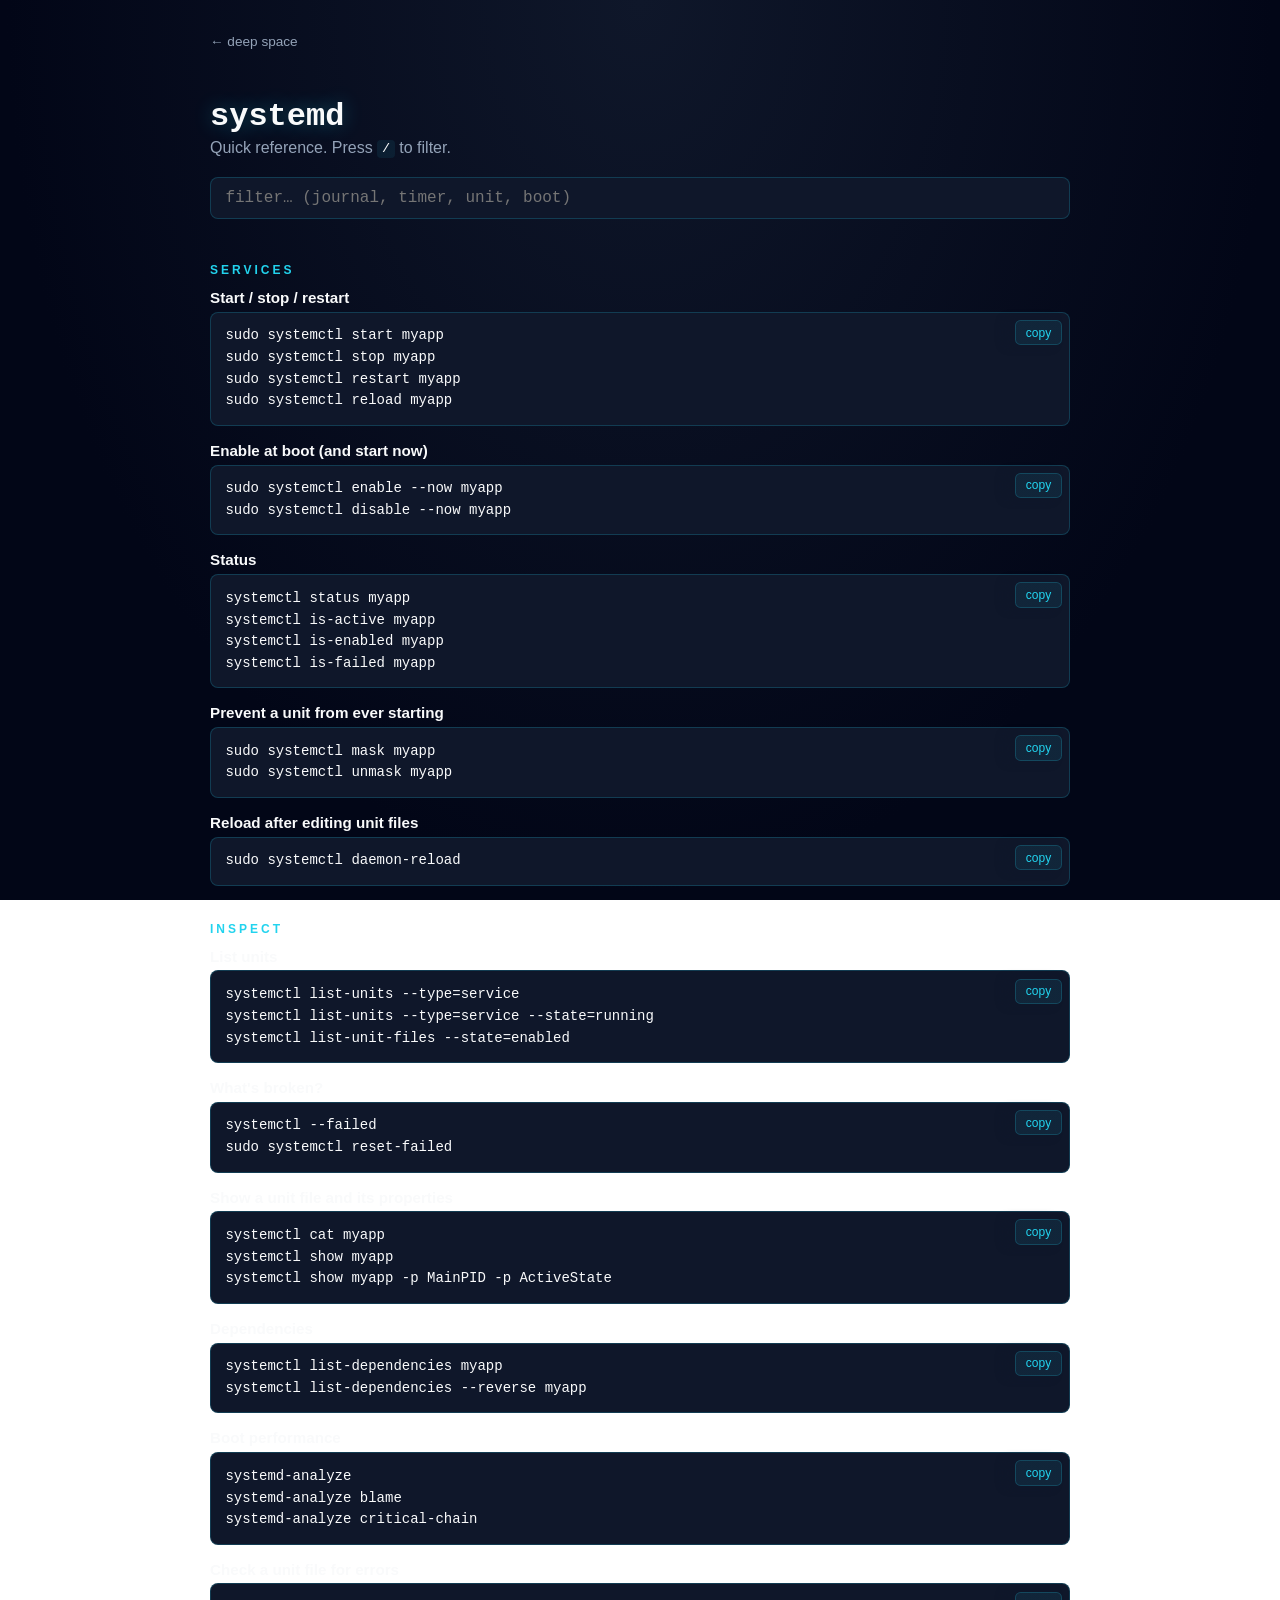
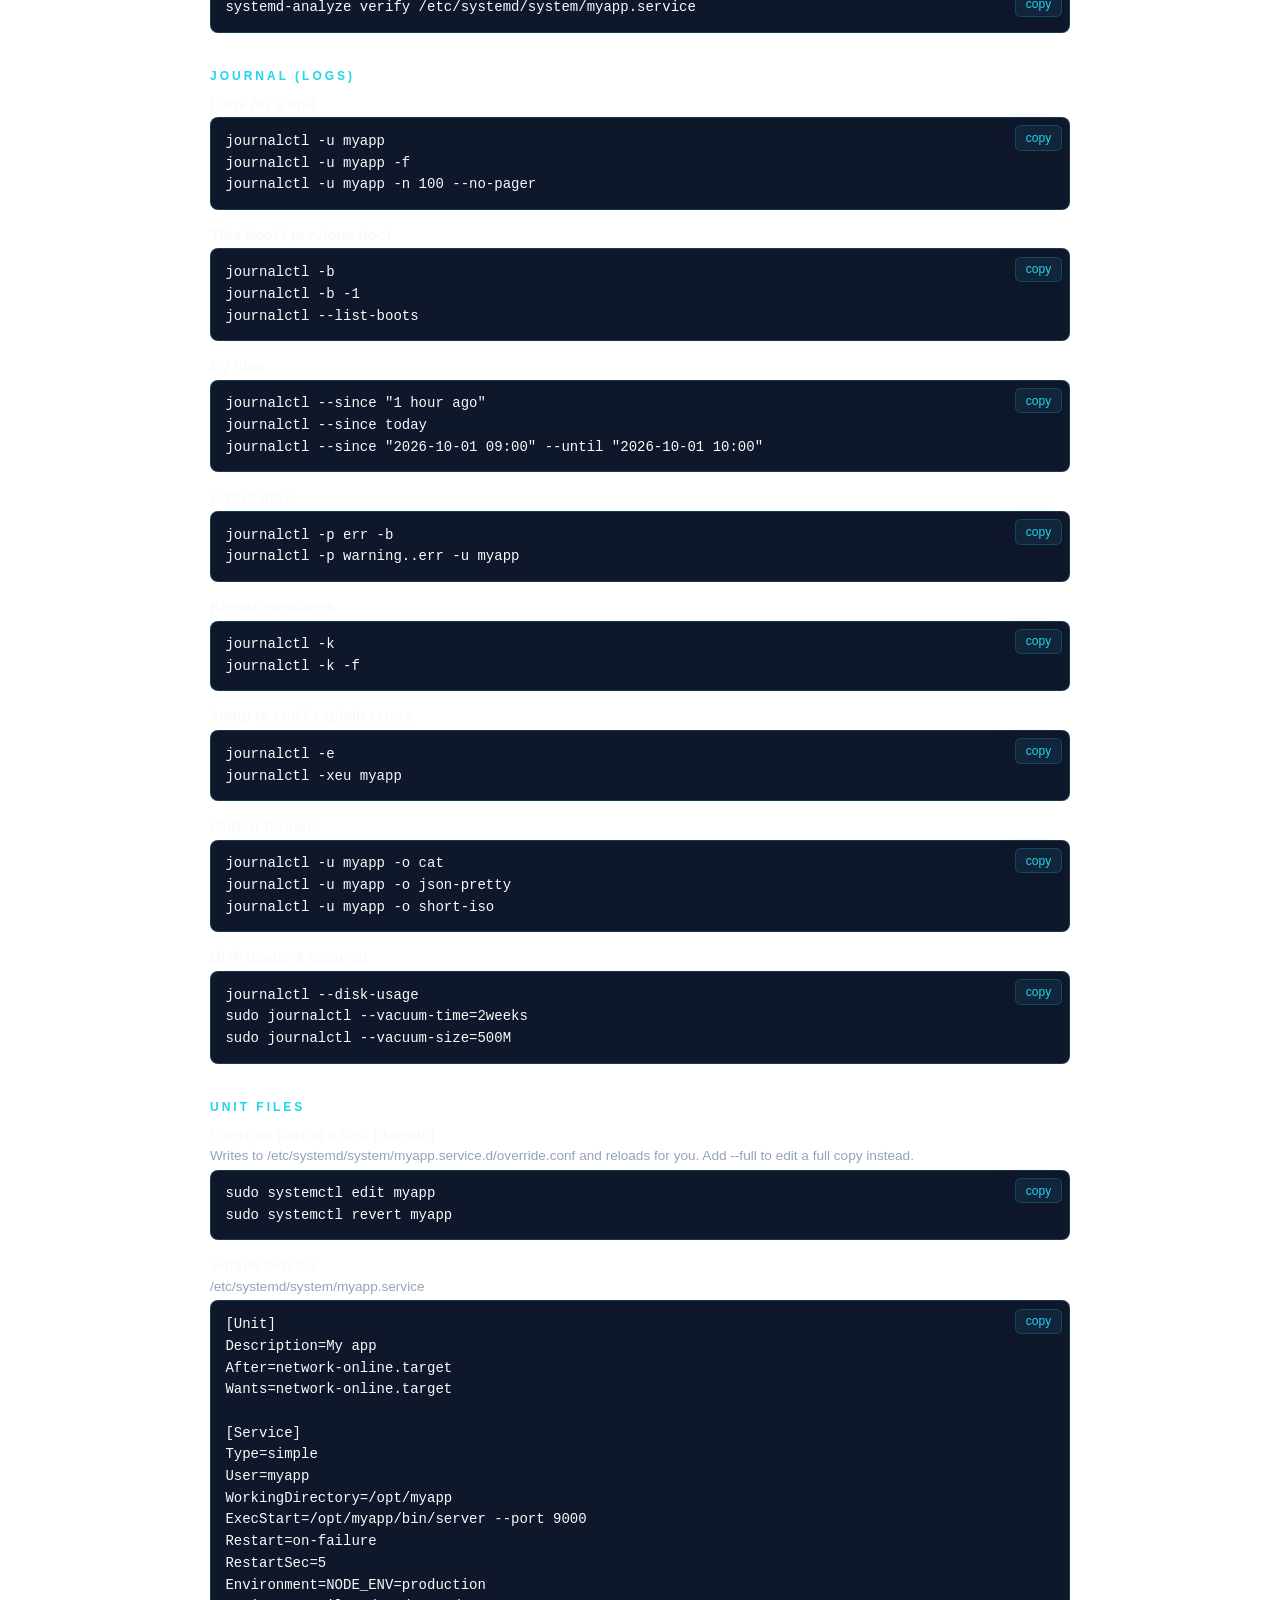
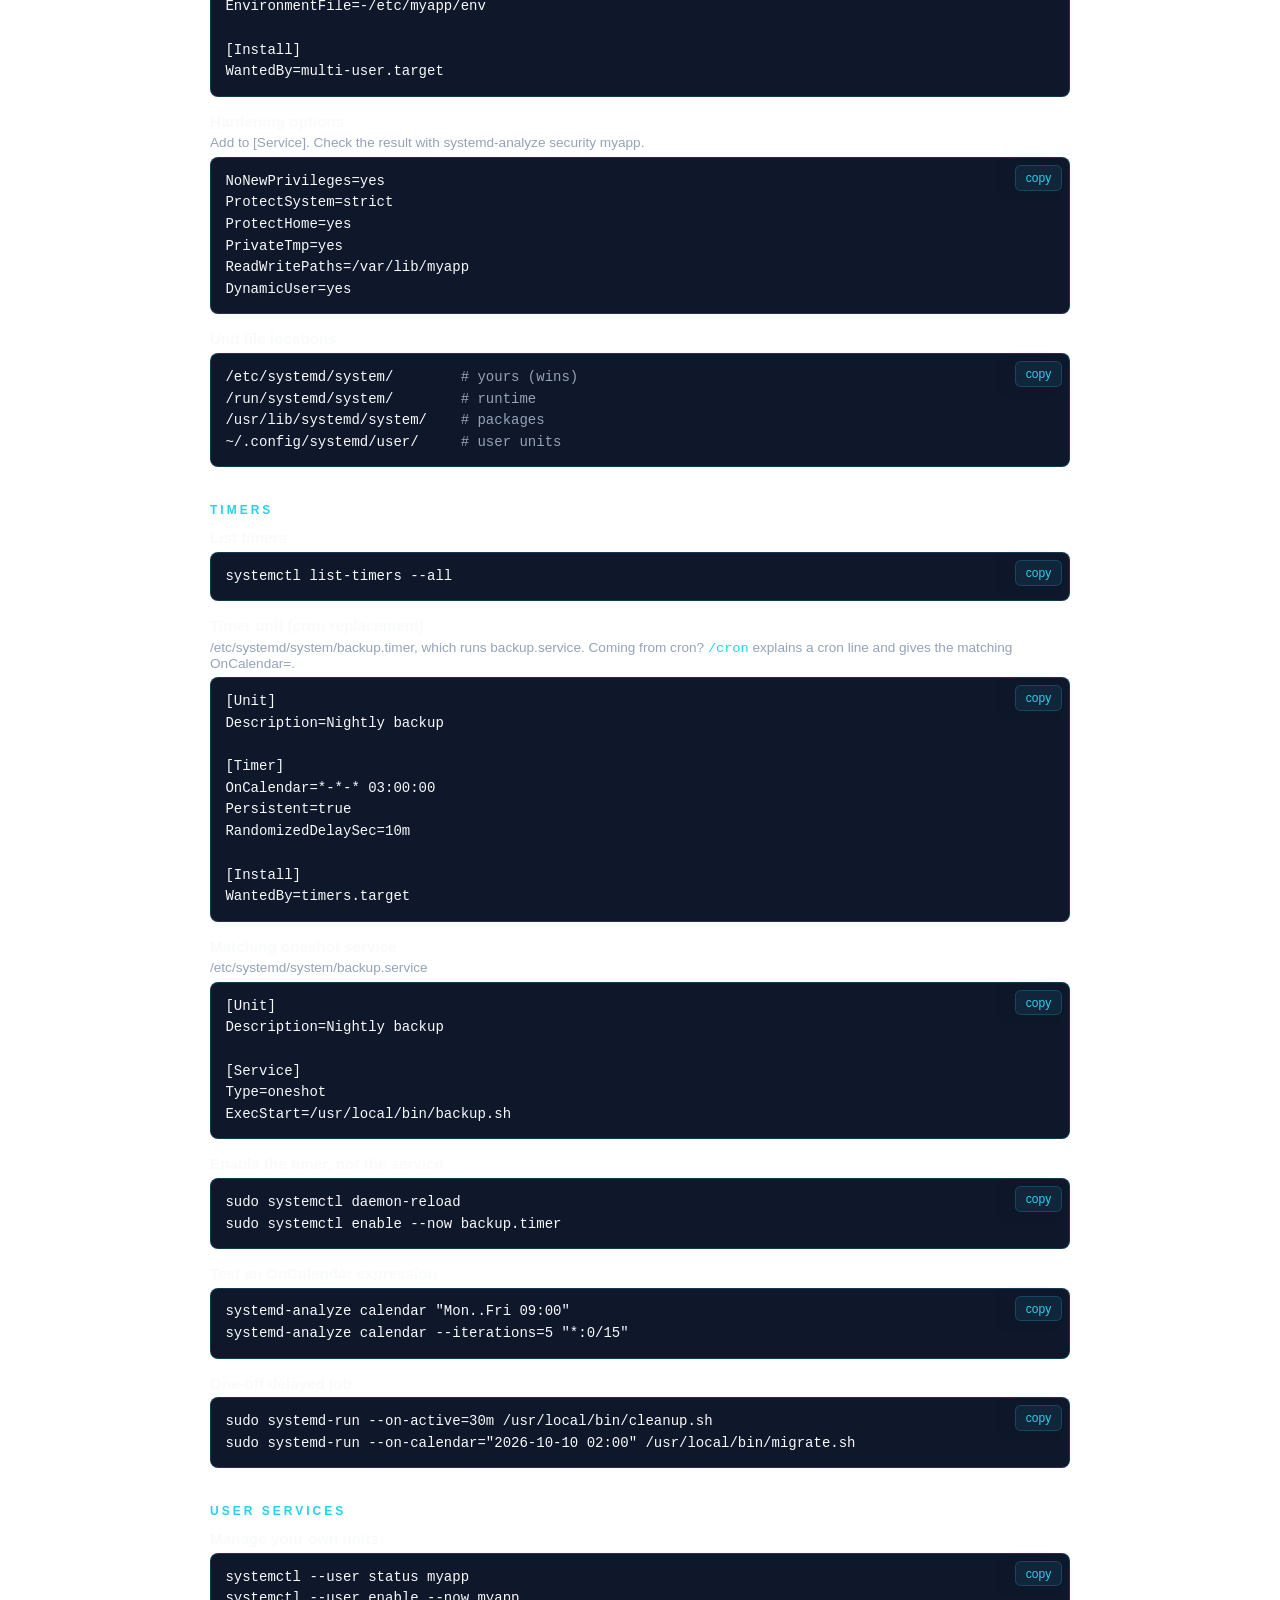
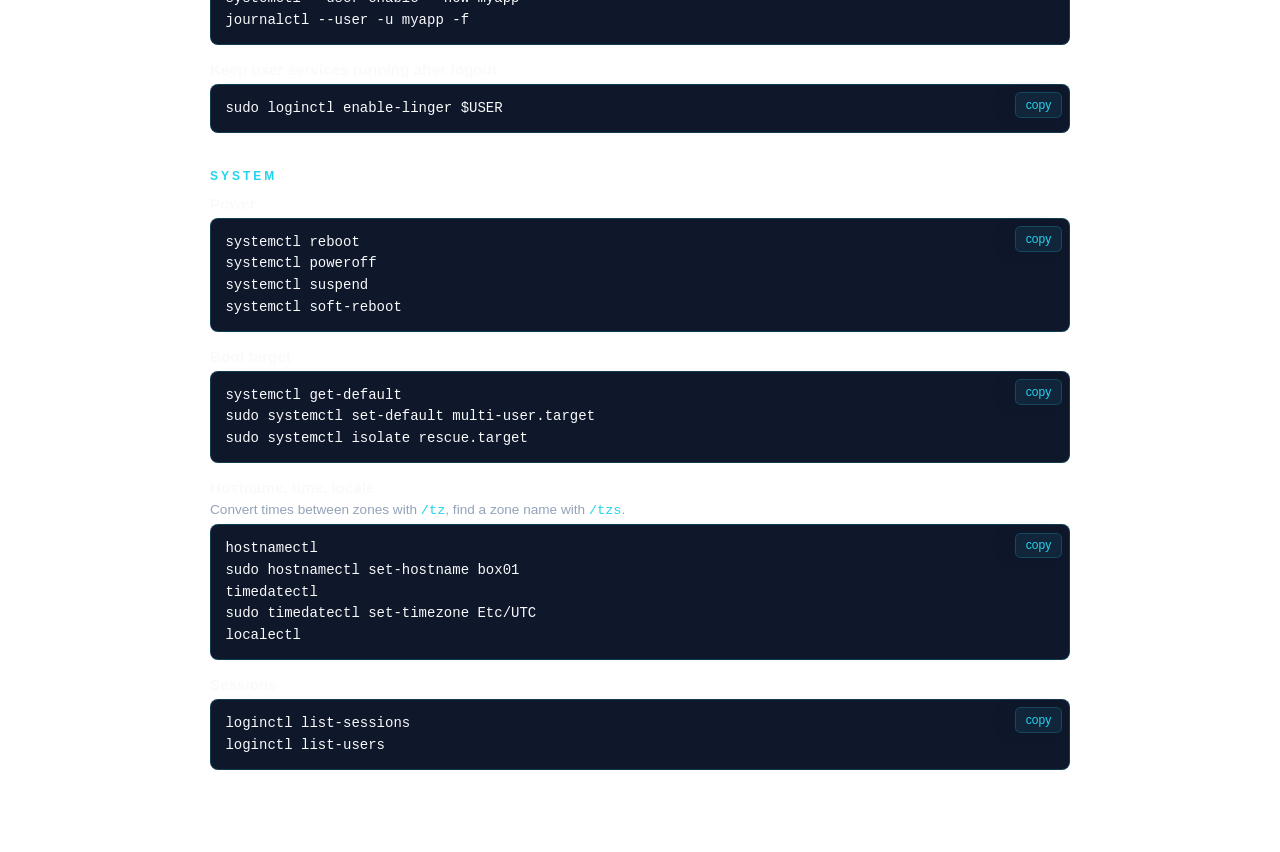
<file: systemd.html>
<!DOCTYPE html>
<html lang="en">
<head>
<meta charset="UTF-8">
<meta name="viewport" content="width=device-width, initial-scale=1.0">
<title>systemd cheat sheet</title>
<link rel="stylesheet" href="/cheatsheet.css">
</head>
<body>
<main>

<header>
  <a href="/">← deep space</a>
  <nav class="sheets"></nav>
  <h1>systemd</h1>
  <p>Quick reference. Press <code class="inline">/</code> to filter.</p>
  <input id="filter" type="search" placeholder="filter… (journal, timer, unit, boot)" autocomplete="off">
</header>

<section>
  <h2>Services</h2>

  <div class="card">
    <h3>Start / stop / restart</h3>
    <div class="code"><pre>sudo systemctl start myapp
sudo systemctl stop myapp
sudo systemctl restart myapp
sudo systemctl reload myapp</pre></div>
  </div>

  <div class="card">
    <h3>Enable at boot (and start now)</h3>
    <div class="code"><pre>sudo systemctl enable --now myapp
sudo systemctl disable --now myapp</pre></div>
  </div>

  <div class="card">
    <h3>Status</h3>
    <div class="code"><pre>systemctl status myapp
systemctl is-active myapp
systemctl is-enabled myapp
systemctl is-failed myapp</pre></div>
  </div>

  <div class="card">
    <h3>Prevent a unit from ever starting</h3>
    <div class="code"><pre>sudo systemctl mask myapp
sudo systemctl unmask myapp</pre></div>
  </div>

  <div class="card">
    <h3>Reload after editing unit files</h3>
    <div class="code"><pre>sudo systemctl daemon-reload</pre></div>
  </div>
</section>

<section>
  <h2>Inspect</h2>

  <div class="card">
    <h3>List units</h3>
    <div class="code"><pre>systemctl list-units --type=service
systemctl list-units --type=service --state=running
systemctl list-unit-files --state=enabled</pre></div>
  </div>

  <div class="card">
    <h3>What's broken?</h3>
    <div class="code"><pre>systemctl --failed
sudo systemctl reset-failed</pre></div>
  </div>

  <div class="card">
    <h3>Show a unit file and its properties</h3>
    <div class="code"><pre>systemctl cat myapp
systemctl show myapp
systemctl show myapp -p MainPID -p ActiveState</pre></div>
  </div>

  <div class="card">
    <h3>Dependencies</h3>
    <div class="code"><pre>systemctl list-dependencies myapp
systemctl list-dependencies --reverse myapp</pre></div>
  </div>

  <div class="card">
    <h3>Boot performance</h3>
    <div class="code"><pre>systemd-analyze
systemd-analyze blame
systemd-analyze critical-chain</pre></div>
  </div>

  <div class="card">
    <h3>Check a unit file for errors</h3>
    <div class="code"><pre>systemd-analyze verify /etc/systemd/system/myapp.service</pre></div>
  </div>
</section>

<section>
  <h2>Journal (logs)</h2>

  <div class="card">
    <h3>Logs for a unit</h3>
    <div class="code"><pre>journalctl -u myapp
journalctl -u myapp -f
journalctl -u myapp -n 100 --no-pager</pre></div>
  </div>

  <div class="card">
    <h3>This boot / previous boot</h3>
    <div class="code"><pre>journalctl -b
journalctl -b -1
journalctl --list-boots</pre></div>
  </div>

  <div class="card">
    <h3>By time</h3>
    <div class="code"><pre>journalctl --since "1 hour ago"
journalctl --since today
journalctl --since "2026-10-01 09:00" --until "2026-10-01 10:00"</pre></div>
  </div>

  <div class="card">
    <h3>Errors only</h3>
    <div class="code"><pre>journalctl -p err -b
journalctl -p warning..err -u myapp</pre></div>
  </div>

  <div class="card">
    <h3>Kernel messages</h3>
    <div class="code"><pre>journalctl -k
journalctl -k -f</pre></div>
  </div>

  <div class="card">
    <h3>Jump to end / explain errors</h3>
    <div class="code"><pre>journalctl -e
journalctl -xeu myapp</pre></div>
  </div>

  <div class="card">
    <h3>Output formats</h3>
    <div class="code"><pre>journalctl -u myapp -o cat
journalctl -u myapp -o json-pretty
journalctl -u myapp -o short-iso</pre></div>
  </div>

  <div class="card">
    <h3>Disk usage &amp; cleanup</h3>
    <div class="code"><pre>journalctl --disk-usage
sudo journalctl --vacuum-time=2weeks
sudo journalctl --vacuum-size=500M</pre></div>
  </div>
</section>

<section>
  <h2>Unit files</h2>

  <div class="card">
    <h3>Override part of a unit (drop-in)</h3>
    <p class="note">Writes to /etc/systemd/system/myapp.service.d/override.conf and reloads for you. Add --full to edit a full copy instead.</p>
    <div class="code"><pre>sudo systemctl edit myapp
sudo systemctl revert myapp</pre></div>
  </div>

  <div class="card">
    <h3>Simple service</h3>
    <p class="note">/etc/systemd/system/myapp.service</p>
    <div class="code"><pre>[Unit]
Description=My app
After=network-online.target
Wants=network-online.target

[Service]
Type=simple
User=myapp
WorkingDirectory=/opt/myapp
ExecStart=/opt/myapp/bin/server --port 9000
Restart=on-failure
RestartSec=5
Environment=NODE_ENV=production
EnvironmentFile=-/etc/myapp/env

[Install]
WantedBy=multi-user.target</pre></div>
  </div>

  <div class="card">
    <h3>Hardening options</h3>
    <p class="note">Add to [Service]. Check the result with systemd-analyze security myapp.</p>
    <div class="code"><pre>NoNewPrivileges=yes
ProtectSystem=strict
ProtectHome=yes
PrivateTmp=yes
ReadWritePaths=/var/lib/myapp
DynamicUser=yes</pre></div>
  </div>

  <div class="card">
    <h3>Unit file locations</h3>
    <div class="code"><pre>/etc/systemd/system/        <span class="c"># yours (wins)</span>
/run/systemd/system/        <span class="c"># runtime</span>
/usr/lib/systemd/system/    <span class="c"># packages</span>
~/.config/systemd/user/     <span class="c"># user units</span></pre></div>
  </div>
</section>

<section>
  <h2>Timers</h2>

  <div class="card">
    <h3>List timers</h3>
    <div class="code"><pre>systemctl list-timers --all</pre></div>
  </div>

  <div class="card">
    <h3>Timer unit (cron replacement)</h3>
    <p class="note">/etc/systemd/system/backup.timer, which runs backup.service. Coming from cron? <a href="/tools#cron">/cron</a> explains a cron line and gives the matching OnCalendar=.</p>
    <div class="code"><pre>[Unit]
Description=Nightly backup

[Timer]
OnCalendar=*-*-* 03:00:00
Persistent=true
RandomizedDelaySec=10m

[Install]
WantedBy=timers.target</pre></div>
  </div>

  <div class="card">
    <h3>Matching oneshot service</h3>
    <p class="note">/etc/systemd/system/backup.service</p>
    <div class="code"><pre>[Unit]
Description=Nightly backup

[Service]
Type=oneshot
ExecStart=/usr/local/bin/backup.sh</pre></div>
  </div>

  <div class="card">
    <h3>Enable the timer, not the service</h3>
    <div class="code"><pre>sudo systemctl daemon-reload
sudo systemctl enable --now backup.timer</pre></div>
  </div>

  <div class="card">
    <h3>Test an OnCalendar expression</h3>
    <div class="code"><pre>systemd-analyze calendar "Mon..Fri 09:00"
systemd-analyze calendar --iterations=5 "*:0/15"</pre></div>
  </div>

  <div class="card">
    <h3>One-off delayed job</h3>
    <div class="code"><pre>sudo systemd-run --on-active=30m /usr/local/bin/cleanup.sh
sudo systemd-run --on-calendar="2026-10-10 02:00" /usr/local/bin/migrate.sh</pre></div>
  </div>
</section>

<section>
  <h2>User services</h2>

  <div class="card">
    <h3>Manage your own units</h3>
    <div class="code"><pre>systemctl --user status myapp
systemctl --user enable --now myapp
journalctl --user -u myapp -f</pre></div>
  </div>

  <div class="card">
    <h3>Keep user services running after logout</h3>
    <div class="code"><pre>sudo loginctl enable-linger $USER</pre></div>
  </div>
</section>

<section>
  <h2>System</h2>

  <div class="card">
    <h3>Power</h3>
    <div class="code"><pre>systemctl reboot
systemctl poweroff
systemctl suspend
systemctl soft-reboot</pre></div>
  </div>

  <div class="card">
    <h3>Boot target</h3>
    <div class="code"><pre>systemctl get-default
sudo systemctl set-default multi-user.target
sudo systemctl isolate rescue.target</pre></div>
  </div>

  <div class="card">
    <h3>Hostname, time, locale</h3>
    <p class="note">Convert times between zones with <a href="/tools#tz">/tz</a>, find a zone name with <a href="/tzs">/tzs</a>.</p>
    <div class="code"><pre>hostnamectl
sudo hostnamectl set-hostname box01
timedatectl
sudo timedatectl set-timezone Etc/UTC
localectl</pre></div>
  </div>

  <div class="card">
    <h3>Sessions</h3>
    <div class="code"><pre>loginctl list-sessions
loginctl list-users</pre></div>
  </div>
</section>

<p id="empty" hidden>Nothing matches.</p>

</main>

<script src="/cheatsheet.js"></script>

</body>
</html>
</file>
<file: style.css>
body {
  margin: 0;
  height: 100vh;
  overflow: hidden;
  background: radial-gradient(ellipse at center, #0f172a 0%, #020617 100%);
  font-family: 'Segoe UI', Tahoma, Geneva, Verdana, sans-serif;
  color: #f9fafb;
  display: flex;
  justify-content: center;
  align-items: center;
  transition: background 1s ease;
}

/* ── Nebula mode (type "space") ── */
body.nebula {
  background: radial-gradient(ellipse at 30% 40%, #1a0533 0%, #0a0118 40%, #020617 100%);
}
body.nebula h1 { 
	color: #d8b4fe; 
	text-shadow: 0 0 30px #a855f7;   
}

body.nebula h1 .wave-char {
  display: inline-block;
  animation: wave 1.6s ease-in-out infinite;
}

@keyframes wave {
  0%, 100% { transform: translateY(0); }
  50%       { transform: translateY(-10px); }
}

/* ── Rage flash ── */
#rage-overlay {
  position: fixed;
  inset: 0;
  pointer-events: none;
  z-index: 15;
  opacity: 0;
  background: radial-gradient(ellipse at center, #ff220033 0%, transparent 70%);
}
#rage-overlay.active {
  animation: rageFlash 1.5s ease-in-out forwards;
}
@keyframes rageFlash {
  0%   { opacity: 0; }
  25%  { opacity: 1; }
  50%  { opacity: 0.4; }
  75%  { opacity: 0.9; }
  100% { opacity: 0; }
}

/* ── Warp flash overlay ── */
body::after {
  content: '';
  position: fixed;
  inset: 0;
  background: transparent;
  opacity: 0;
  pointer-events: none;
  z-index: 10;
}
body.warp-active::after {
  animation: warpFlash 2.8s ease-out forwards;
}
@keyframes warpFlash {
  0%   { opacity: 0; background: radial-gradient(ellipse at center, #22d3ee18 0%, transparent 70%); }
  35%  { opacity: 1; background: radial-gradient(ellipse at center, #22d3ee28 0%, transparent 65%); }
  70%  { opacity: 0.6; background: radial-gradient(ellipse at center, #22d3ee18 0%, transparent 60%); }
  100% { opacity: 0; background: transparent; }
}

/* ── Hyperspace (konami) ── */
#hyperspace-overlay {
  position: fixed;
  inset: 0;
  z-index: 100;
  pointer-events: none;
  opacity: 0;
  background: #000;
  display: flex;
  align-items: center;
  justify-content: center;
  flex-direction: column;
  overflow: hidden;
}
#hyperspace-overlay.active {
  pointer-events: all;
}

/* Streaking star canvas sits behind the text */
#hyperspace-canvas {
  position: absolute;
  inset: 0;
  width: 100%;
  height: 100%;
}

/* The big central text */
#hyperspace-text {
  position: relative;
  z-index: 2;
  text-align: center;
  opacity: 0;
  transform: scale(0.4);
  letter-spacing: 0.35em;
}
#hyperspace-text .hs-title {
  display: block;
  font-size: clamp(2rem, 8vw, 5.5rem);
  font-weight: 900;
  color: #fff;
  text-transform: uppercase;
  text-shadow:
    0 0 20px #fff,
    0 0 60px #22d3ee,
    0 0 120px #22d3ee88;
  letter-spacing: 0.3em;
}
#hyperspace-text .hs-sub {
  display: block;
  font-size: clamp(0.7rem, 2vw, 1rem);
  color: #22d3ee;
  text-transform: uppercase;
  letter-spacing: 0.5em;
  margin-top: 0.75rem;
  text-shadow: 0 0 20px #22d3ee;
}

/* Vignette ring that pulses in */
#hyperspace-overlay::before {
  content: '';
  position: absolute;
  inset: 0;
  background: radial-gradient(ellipse at center,
    transparent 30%,
    #000a 100%);
  z-index: 1;
  pointer-events: none;
}

@keyframes hsOverlayIn {
  0%   { opacity: 0; }
  8%   { opacity: 1; }
  80%  { opacity: 1; }
  100% { opacity: 0; }
}
@keyframes hsTextIn {
  0%   { opacity: 0; transform: scale(0.4); }
  20%  { opacity: 0; transform: scale(0.4); }
  40%  { opacity: 1; transform: scale(1.05); }
  55%  { opacity: 1; transform: scale(1); }
  80%  { opacity: 1; transform: scale(1); }
  100% { opacity: 0; transform: scale(2.5); }
}
@keyframes hsBodyShake {
  0%,100% { transform: translate(0,0); }
  20%     { transform: translate(-3px, 2px); }
  40%     { transform: translate(3px, -2px); }
  60%     { transform: translate(-2px, 3px); }
  80%     { transform: translate(2px, -1px); }
}

/* ── Time stop (JoJo: ZA WARUDO) ── */
/* Full-screen sepia "frozen time" tint. Sits above the stars but below the
   headline/tagline, so the swapped-in text stays readable. */
#timestop-tint {
  position: fixed;
  inset: 0;
  z-index: 1;
  pointer-events: none;
  opacity: 0;
  background:
    repeating-conic-gradient(from 0deg at 50% 50%,
      rgba(255, 214, 120, 0.05) 0deg 0.6deg,
      transparent 0.6deg 3deg),
    radial-gradient(ellipse at center, rgba(120, 90, 20, 0.18) 0%, rgba(18, 12, 0, 0.6) 100%);
  transition: opacity 0.4s ease-out;
}
#timestop-tint.active { opacity: 1; }
#timestop-tint.resume { opacity: 0; transition: opacity 0.6s ease-in; }
/* Quick white flash the instant time stops */
#timestop-tint::before {
  content: '';
  position: absolute;
  inset: 0;
  background: #fff;
  opacity: 0;
  animation: tsFlash 0.45s ease-out;
}
@keyframes tsFlash {
  0%   { opacity: 0.85; }
  100% { opacity: 0; }
}

/* Gold, frozen headline/tagline (JS swaps the text; this drives the look) */
body.time-stop h1 {
  color: #ffd76a !important;
  text-shadow: 0 0 6px #fff, 0 0 22px #ff9d00, 0 0 50px #ff9d0088 !important;
}
body.time-stop #tagline {
  color: #ffe6a8;
  text-shadow: 0 0 12px #ff9d0088;
}

/* ── Layout ── */
.container {
  text-align: center;
  z-index: 2;
  position: relative;
}

h1 {
  font-size: 6rem;
  margin: 0;
  color: #fff;
  text-shadow: 0 0 15px rgba(0,0,0,0.6);
  transition: color 0.5s, text-shadow 0.5s;
}

p {
  font-size: 1.3rem;
  margin-bottom: 2rem;
  color: #d1d5db;
}

button {
  padding: 0.8rem 1.6rem;
  background: #22d3ee;
  color: #0f172a;
  border: none;
  border-radius: 0.75rem;
  font-weight: bold;
  font-size: 1rem;
  cursor: pointer;
  transition: transform 0.3s, background 0.3s;
  position: relative;
  overflow: hidden;
}
button:hover    { background: #06b6d4; transform: scale(1.1) rotate(-1deg); }
button:disabled { opacity: 0.5; cursor: not-allowed; transform: none; }
button::before {
  content: '';
  position: absolute;
  inset: 0;
  background: linear-gradient(90deg, #a855f7, #22d3ee);
  transform: scaleX(var(--charge, 0));
  transform-origin: left;
  transition: transform 0.04s linear;
  border-radius: inherit;
  z-index: 0;
  opacity: 0.6;
}
button span, button > * { position: relative; z-index: 1; }
button.charging { animation: chargePulse 0.4s ease-in-out infinite alternate; }
@keyframes chargePulse {
  from { box-shadow: 0 0 8px #22d3ee88; }
  to   { box-shadow: 0 0 24px #a855f7cc, 0 0 40px #22d3ee44; }
}

/* ── Rocket ── */
#rocket {
  width: 100px;
  display: block;
  margin: 0 auto 1rem;
  animation: float 2s ease-in-out infinite;
  cursor: pointer;
  transition: filter 0.3s;
  /* charge glow ring — driven by JS --charge var */
}
#rocket.charging {
  filter: drop-shadow(0 0 calc(4px + var(--charge, 0) * 20px) #a855f7cc)
          drop-shadow(0 0 calc(2px + var(--charge, 0) * 10px) #22d3ee88);
  animation: float 2s ease-in-out infinite, rocketCharge 0.4s ease-in-out infinite alternate !important;
}
@keyframes rocketCharge {
  from { transform: translateY(0) scale(1); }
  to   { transform: translateY(-4px) scale(1.06); }
}

/* ── Stars (canvas) ── */
#star-canvas {
  position: absolute;
  inset: 0;
  width: 100%;
  height: 100%;
  z-index: 1;
  pointer-events: none;
}

/* ── Warp destination HUD ── */
#warp-destination {
  position: fixed;
  bottom: 15%;
  left: 50%;
  transform: translateX(-50%) translateY(20px);
  text-align: center;
  opacity: 0;
  transition: opacity 0.4s ease, transform 0.4s ease;
  z-index: 20;
  pointer-events: none;
}
#warp-destination.visible { opacity: 1; transform: translateX(-50%) translateY(0); }
.warp-label {
  display: block;
  font-size: 0.7rem;
  letter-spacing: 0.25em;
  color: #22d3ee;
  text-transform: uppercase;
  margin-bottom: 0.3rem;
}
.warp-name {
  display: block;
  font-size: 2rem;
  font-weight: bold;
  color: #fff;
  text-shadow: 0 0 20px #22d3ee, 0 0 40px #22d3ee88;
  letter-spacing: 0.05em;
}

/* ── Ejected pilot ── */
#pilot {
  position: fixed;
  font-size: 2rem;
  transform: translate(-50%, -50%);
  opacity: 1;
  transition: none;
  z-index: 25;
  pointer-events: none;
}
#pilot.eject {
  transition: transform 2.2s cubic-bezier(0.1, 0, 0.6, 1), opacity 1.5s ease-in 0.7s;
  transform: translate(calc(-50% + 160px), calc(-50% - 260px)) rotate(70deg);
  opacity: 0;
}

/* ── Fuel bar ── */
#fuel-bar {
  position: fixed;
  bottom: 10%;
  left: 50%;
  transform: translateX(-50%);
  width: 220px;
  background: #0f172a;
  border: 1px solid #22d3ee55;
  border-radius: 0.5rem;
  padding: 0.6rem 0.8rem;
  opacity: 0;
  transition: opacity 0.3s ease;
  z-index: 25;
}
#fuel-bar.visible { opacity: 1; }
#fuel-bar span {
  display: block;
  font-size: 0.65rem;
  letter-spacing: 0.2em;
  color: #22d3ee;
  text-transform: uppercase;
  margin-bottom: 0.4rem;
}
#fuel-fill {
  height: 6px;
  width: 0%;
  background: linear-gradient(90deg, #22d3ee, #a855f7);
  border-radius: 3px;
  transition: width 1.6s cubic-bezier(0.4, 0, 0.2, 1);
}

/* ── Custom context menu ── */
#ctx-menu {
  position: fixed;
  background: #0f172aee;
  border: 1px solid #22d3ee44;
  border-radius: 0.5rem;
  padding: 0.3rem 0;
  min-width: 150px;
  display: none;
  z-index: 50;
  backdrop-filter: blur(8px);
}
#ctx-menu.open  { display: block; }
#ctx-menu div {
  padding: 0.5rem 1rem;
  font-size: 0.9rem;
  color: #d1d5db;
  cursor: pointer;
  transition: background 0.15s;
}
#ctx-menu div:hover { background: #22d3ee18; color: #fff; }

/* ── Brief tag (typed trick labels) ── */
#brief-tag {
  position: fixed;
  top: 12%;
  left: 50%;
  transform: translateX(-50%) translateY(-10px);
  font-size: 0.75rem;
  font-weight: bold;
  letter-spacing: 0.2em;
  color: #22d3ee;
  text-shadow: 0 0 12px #22d3ee88;
  opacity: 0;
  transition: opacity 0.3s ease, transform 0.3s ease;
  pointer-events: none;
  z-index: 30;
  white-space: nowrap;
}
#brief-tag.visible { opacity: 1; transform: translateX(-50%) translateY(0); }

/* ── Keyframe animations ── */
@keyframes float {
  0%   { transform: translateY(0); }
  50%  { transform: translateY(-8px); }
  100% { transform: translateY(0); }
}
@keyframes shake {
  0%,100% { transform: translateX(0); }
  20%     { transform: translateX(-5px); }
  40%     { transform: translateX(5px); }
  60%     { transform: translateX(-3px); }
  80%     { transform: translateX(3px); }
}
@keyframes spin {
  100% { transform: rotate(360deg); }
}
@keyframes launch {
  from { transform: translateY(0) scale(1); opacity: 1; }
  to   { transform: translateY(-200vh) scale(0.3); opacity: 0; }
}
@keyframes spinFast {
  0%   { transform: rotate(0deg) scale(1); }
  50%  { transform: rotate(540deg) scale(1.3); }
  100% { transform: rotate(1080deg) scale(1); }
}
@keyframes wobble {
  0%   { transform: rotate(0deg); }
  15%  { transform: rotate(-20deg); }
  30%  { transform: rotate(15deg); }
  45%  { transform: rotate(-10deg); }
  60%  { transform: rotate(6deg); }
  75%  { transform: rotate(-3deg); }
  100% { transform: rotate(0deg); }
}
@keyframes flip {
  0%   { transform: rotateY(0deg) scale(1); }
  50%  { transform: rotateY(180deg) scale(0.7); }
  100% { transform: rotateY(360deg) scale(1); }
}
@keyframes bounce {
  0%,100% { transform: translateY(0) scale(1); }
  20%     { transform: translateY(-40px) scale(0.95); }
  40%     { transform: translateY(0) scale(1.05); }
  55%     { transform: translateY(-20px) scale(0.98); }
  70%     { transform: translateY(0) scale(1.02); }
  85%     { transform: translateY(-8px) scale(1); }
}
@keyframes glitch {
  0%,100% { transform: translate(0,0) skewX(0deg); filter: none; }
  10%     { transform: translate(-4px, 2px) skewX(-5deg); filter: hue-rotate(90deg) brightness(1.5); }
  20%     { transform: translate(4px,-2px) skewX(3deg); filter: hue-rotate(180deg); }
  30%     { transform: translate(-3px,0) skewX(0deg); filter: hue-rotate(270deg) brightness(0.8); }
  40%     { transform: translate(3px,2px) skewX(-2deg); filter: none; }
  50%     { transform: translate(0,-4px) skewX(4deg); filter: hue-rotate(120deg) brightness(1.3); }
  60%     { transform: translate(-2px,2px) skewX(0deg); filter: none; }
  70%     { transform: translate(2px,0) skewX(-3deg); filter: hue-rotate(200deg); }
  80%     { transform: translate(0,2px) skewX(2deg); filter: brightness(1.4); }
  90%     { transform: translate(-1px,-1px) skewX(0deg); filter: none; }
}

/* ── New trick animations ── */
@keyframes orbit {
  0%   { transform: translate(0, 0) rotate(0deg); }
  25%  { transform: translate(30px, -30px) rotate(90deg) scale(0.8); }
  50%  { transform: translate(0, -55px) rotate(180deg) scale(0.7); }
  75%  { transform: translate(-30px, -30px) rotate(270deg) scale(0.8); }
  100% { transform: translate(0, 0) rotate(360deg) scale(1); }
}
@keyframes zigzag {
  0%   { transform: translate(0, 0); }
  20%  { transform: translate(30px, -20px); }
  40%  { transform: translate(-30px, -30px); }
  60%  { transform: translate(25px, -10px); }
  80%  { transform: translate(-15px, -5px); }
  100% { transform: translate(0, 0); }
}
@keyframes shrinkGrow {
  0%,100% { transform: scale(1); }
  30%     { transform: scale(0.3) rotate(20deg); }
  60%     { transform: scale(1.4) rotate(-10deg); }
  80%     { transform: scale(0.9); }
}
@keyframes tiltShake {
  0%,100% { transform: rotate(0deg) translateX(0); }
  15%     { transform: rotate(-15deg) translateX(-10px); }
  30%     { transform: rotate(15deg) translateX(10px); }
  45%     { transform: rotate(-10deg) translateX(-6px); }
  60%     { transform: rotate(10deg) translateX(6px); }
  75%     { transform: rotate(-4deg) translateX(-2px); }
  90%     { transform: rotate(4deg) translateX(2px); }
}
@keyframes spiral {
  0%   { transform: translate(0,0) rotate(0deg) scale(1); }
  25%  { transform: translate(40px,-20px) rotate(180deg) scale(0.6); }
  50%  { transform: translate(0,-50px) rotate(360deg) scale(0.3); }
  75%  { transform: translate(-40px,-20px) rotate(540deg) scale(0.6); }
  100% { transform: translate(0,0) rotate(720deg) scale(1); }
}
@keyframes moonwalk {
  0%,100% { transform: translateX(0) scaleX(1); }
  15%     { transform: translateX(25px) scaleX(-1); }
  30%     { transform: translateX(50px) scaleX(-1); }
  50%     { transform: translateX(20px) scaleX(-1) rotate(10deg); }
  70%     { transform: translateX(-10px) scaleX(-1); }
  85%     { transform: translateX(5px) scaleX(1); }
}
@keyframes tinyMode {
  0%,100% { transform: scale(1); filter: none; }
  20%     { transform: scale(0.15); filter: brightness(2); }
  40%     { transform: scale(0.15) translateX(20px); }
  60%     { transform: scale(0.15) translateX(-20px); }
  80%     { transform: scale(0.4); }
}

/* ── HL3 — Half-Life orange, typed in character by character ── */
h1.hl3-active {
  color: #f97316 !important;            /* Half-Life orange */
  text-shadow: 0 0 18px #f97316aa, 0 0 40px #ea580c66 !important;
  transition: color 0.2s, text-shadow 0.2s, opacity 0.4s ease;
  font-family: 'Courier New', Courier, monospace;
  letter-spacing: 0.05em;
}

/* ── Meteor shower ── */
#meteor-canvas {
  position: fixed;
  inset: 0;
  width: 100%;
  height: 100%;
  pointer-events: none;
  z-index: 5;
}

/* ── God mode (iddqd) ── */
body.god-mode #rocket {
  filter: drop-shadow(0 0 12px #ff2200) drop-shadow(0 0 30px #cc0000) !important;
  animation: godFloat 2s ease-in-out infinite !important;
}
@keyframes godFloat {
  0%,100% { transform: translateY(0) scale(1); }
  50%      { transform: translateY(-8px) scale(1.05); }
}
/* Doom-red headline — JS swaps text, this drives colour */
body.god-mode h1 {
  color: #cc2200 !important;
  text-shadow: 0 0 8px #ff220066 !important;
  animation: doomHeadline 0.9s steps(1) infinite;
}
@keyframes doomHeadline {
  0%   { color: #cc2200; }
  33%  { color: #ff4400; }
  66%  { color: #ffffff; }
  100% { color: #cc2200; }
}

/* ── Infinite ammo mode (idkfa) ── */
body.ammo-mode #rocket {
  filter: drop-shadow(0 0 12px #ffd700) drop-shadow(0 0 30px #ffa500) !important;
  animation: float 2s ease-in-out infinite !important;
}
body.ammo-mode h1 {
  color: #ffd700 !important;
  text-shadow: 0 0 20px #ffa500 !important;
}
</file>
<file: cheatsheet.css>
/* Shared styles for the cheat sheet pages (/firewalld, /systemd, ...) */

:root {
  --bg: #020617;
  --panel: #0f172a;
  --border: #22d3ee33;
  --accent: #22d3ee;
  --accent-2: #a855f7;
  --text: #f9fafb;
  --muted: #94a3b8;
  --mono: ui-monospace, 'SFMono-Regular', 'Cascadia Code', 'Fira Code', Menlo, Consolas, monospace;
}

* { box-sizing: border-box; }

body {
  margin: 0;
  min-height: 100vh;
  background: radial-gradient(ellipse at top, #0f172a 0%, var(--bg) 70%) fixed;
  font-family: 'Segoe UI', Tahoma, Geneva, Verdana, sans-serif;
  color: var(--text);
  padding: 2rem 1rem 4rem;
}

main { max-width: 860px; margin: 0 auto; }

header { margin-bottom: 1.5rem; }
header a { color: var(--muted); text-decoration: none; font-size: 0.85rem; }
header a:hover { color: var(--accent); }
h1 {
  margin: 0.5rem 0 0.25rem;
  font-size: 2rem;
  font-family: var(--mono);
  text-shadow: 0 0 20px #22d3ee55;
}
header p { margin: 0; color: var(--muted); }

/* min-height = one row of pills, so the empty placeholder takes the same space */
nav.sheets { display: flex; flex-wrap: wrap; gap: 0.4rem; margin-top: 0.75rem; min-height: calc(1.6rem + 2px); }
nav.sheets a {
  padding: 0.2rem 0.6rem;
  line-height: 1.2rem;
  border: 1px solid var(--border);
  border-radius: 999px;
  font-family: var(--mono);
  font-size: 0.8rem;
}
nav.sheets a.extra { border-style: dashed; margin-left: 0.6rem; }
nav.sheets a.current { color: var(--panel); background: var(--accent); border-color: var(--accent); border-style: solid; }

#filter {
  width: 100%;
  margin: 1.25rem 0 0.5rem;
  padding: 0.7rem 0.9rem;
  background: var(--panel);
  border: 1px solid var(--border);
  border-radius: 0.5rem;
  color: var(--text);
  font: inherit;
  font-family: var(--mono);
}
#filter:focus { outline: none; border-color: var(--accent); box-shadow: 0 0 0 3px #22d3ee22; }

h2 {
  margin: 2.25rem 0 0.75rem;
  font-size: 0.75rem;
  letter-spacing: 0.25em;
  text-transform: uppercase;
  color: var(--accent);
}

/* "#" links added by cheatsheet.js; always visible on touch screens */
.anchor { color: var(--muted); text-decoration: none; opacity: 0; transition: opacity 0.15s; }
h2:hover .anchor, h3:hover .anchor, .anchor:focus { opacity: 1; }
.anchor:hover { color: var(--accent); }
@media (hover: none) { .anchor { opacity: 0.5; } }

section, .card { scroll-margin-top: 1rem; }
.card:target .code { border-color: var(--accent); box-shadow: 0 0 0 3px #22d3ee22; }

.card { margin-bottom: 1rem; }
.card h3 { margin: 0 0 0.35rem; font-size: 0.95rem; font-weight: 600; }
.card .note { margin: 0 0 0.4rem; font-size: 0.85rem; color: var(--muted); }
.card .note a { color: var(--accent); text-decoration: none; font-family: var(--mono); }
.card .note a:hover { text-decoration: underline; }

.code {
  position: relative;
  background: var(--panel);
  border: 1px solid var(--border);
  border-radius: 0.5rem;
}
pre {
  margin: 0;
  padding: 0.8rem 4.5rem 0.8rem 0.9rem;
  overflow-x: auto;
  font-family: var(--mono);
  font-size: 0.875rem;
  line-height: 1.55;
}
.c { color: var(--muted); } /* comments */

.copy {
  position: absolute;
  top: 0.45rem;
  right: 0.45rem;
  padding: 0.3rem 0.6rem;
  /* Tint layered over a solid panel colour so scrolled text can't show through */
  background: linear-gradient(#22d3ee14, #22d3ee14), var(--panel);
  color: var(--accent);
  border: 1px solid var(--border);
  border-radius: 0.35rem;
  box-shadow: -0.6rem 0 0.6rem var(--panel);
  z-index: 1;
  font: inherit;
  font-size: 0.75rem;
  cursor: pointer;
  transition: background 0.15s, color 0.15s;
}
.copy:hover { background: linear-gradient(#22d3ee30, #22d3ee30), var(--panel); color: #fff; }
.copy.done { background: var(--accent); color: var(--panel); }

code.inline {
  font-family: var(--mono);
  font-size: 0.85em;
  background: #22d3ee14;
  padding: 0.1em 0.35em;
  border-radius: 0.25rem;
  color: var(--text);
}

/* Long paths in notes (/etc/systemd/system/...) would push the page sideways */
header p, .note, .hint { overflow-wrap: anywhere; }

/* Phones */
@media (max-width: 600px) {
  body { padding: 1.25rem 1rem 3rem; }
  h1 { font-size: 1.6rem; }
  h2 { margin-top: 1.75rem; }
  pre { font-size: 0.8rem; }
}

/* Bigger tap targets on touch screens */
@media (pointer: coarse) {
  nav.sheets { gap: 0.5rem; }
  nav.sheets a { padding: 0.4rem 0.8rem; }
  .copy { padding: 0.45rem 0.75rem; }
  pre { padding-right: 5.25rem; }
}

[hidden] { display: none !important; }
#empty { color: var(--muted); text-align: center; margin-top: 2rem; }
</file>
